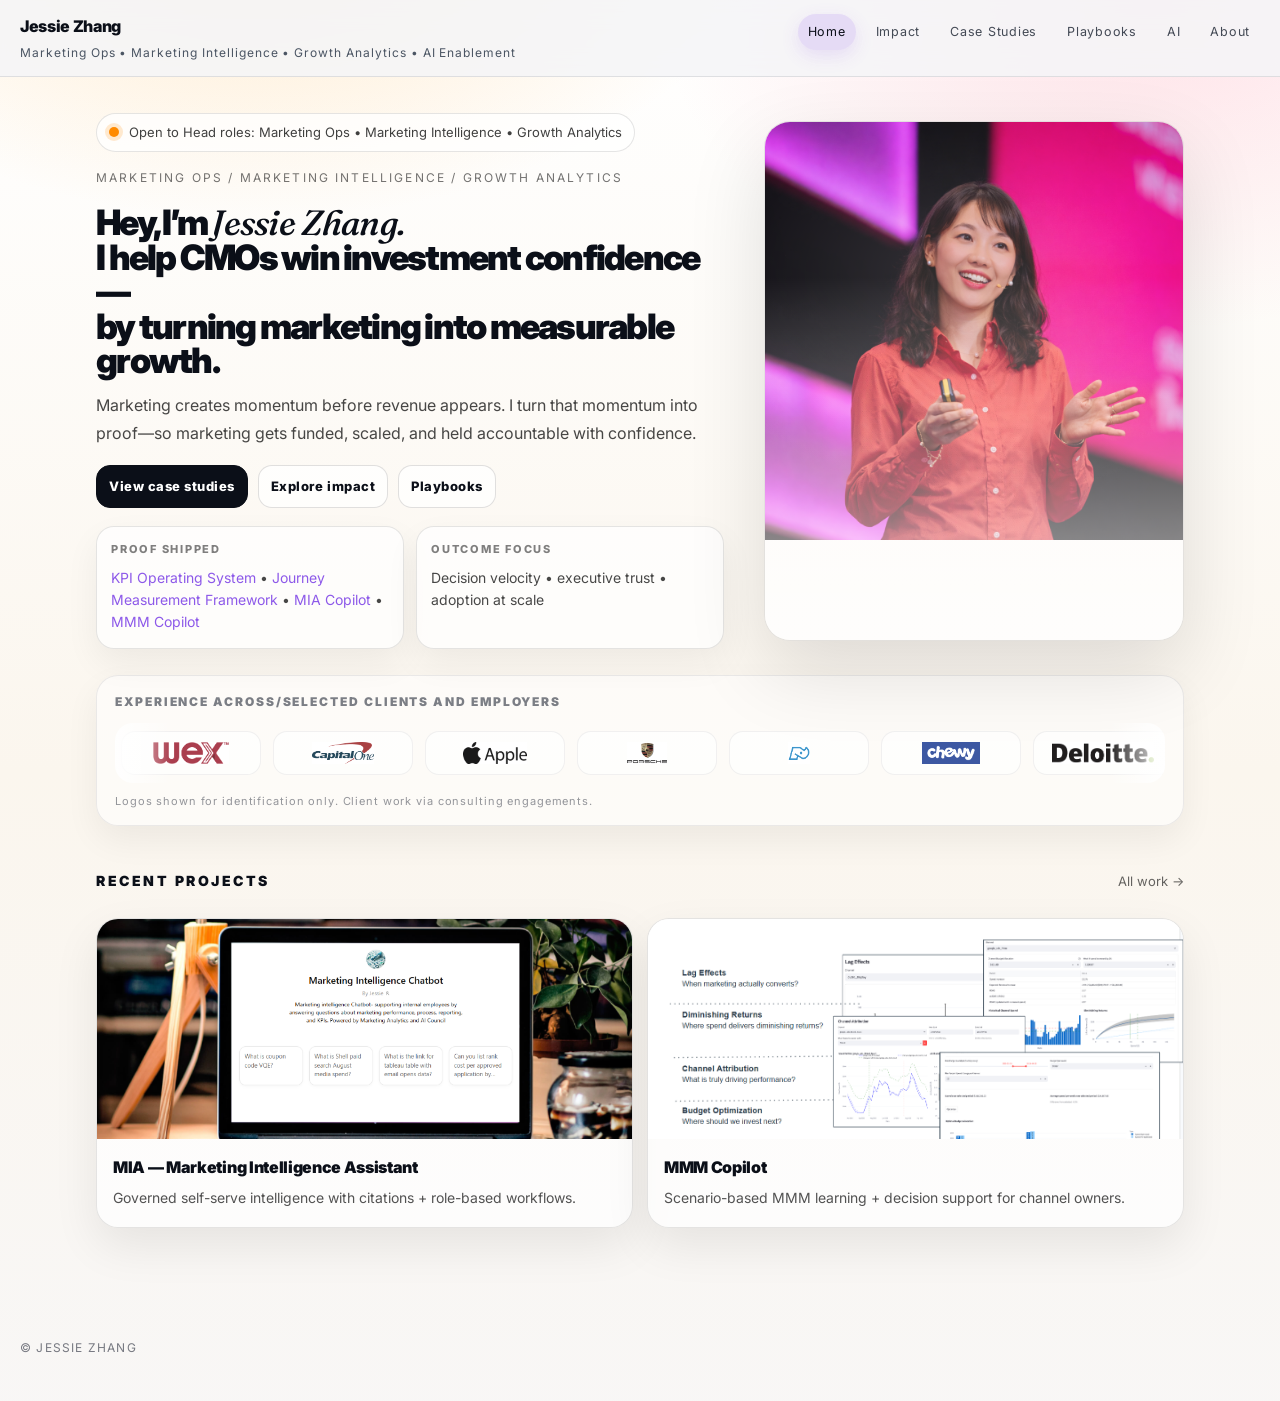
<file: index.html>
<!doctype html>
<html lang="en">
<head>
  <meta charset="utf-8" />
  <meta name="viewport" content="width=device-width, initial-scale=1" />
  <title>Jessie Zhang | Marketing Intelligence & Ops</title>
  <link rel="preconnect" href="https://fonts.googleapis.com">
<link rel="preconnect" href="https://fonts.gstatic.com" crossorigin>
<link href="https://fonts.googleapis.com/css2?family=Fraunces:opsz,wght@9..144,300..900&family=Inter:wght@300..900&display=swap" rel="stylesheet">
  <link rel="stylesheet" href="style.css" />
</head>
<body class="madison">
  <header class="topbar">
    <nav class="nav">
      <div class="brand">
        <div class="name">Jessie Zhang</div>
        <div class="tag">Marketing Ops • Marketing Intelligence • Growth Analytics • AI Enablement</div>
      </div>
      <div class="links">
        <a class="active" href="index.html">Home</a>
        <a href="impact.html">Impact</a>
        <a href="case-studies.html">Case Studies</a>
        <a href="playbooks.html">Playbooks</a>
        <a href="ai.html">AI</a>
        <a href="about.html">About</a>
      </div>
    </nav>
  </header>

  <main class="container">
    <!-- HERO -->
    <section class="hero2">
  <div class="hero2-left">
    <div class="status-pill">
      <span class="dot"></span>
      Open to Head roles: Marketing Ops • Marketing Intelligence • Growth Analytics
    </div>

    <div class="hero2-eyebrow">Marketing Ops / Marketing Intelligence / Growth Analytics</div>

    <h1 class="hero2-title">
      Hey, I’m <span class="serif">Jessie Zhang.</span><br/>
      <span class="big">I help CMOs win investment confidence—</span><br/>
      <span class="big">by turning marketing into measurable growth.</span>
    </h1>

    <p class="hero2-sub">
     Marketing creates momentum before revenue appears. I turn that momentum into proof—so marketing gets funded, scaled, and held accountable with confidence.
    </p>

    <div class="hero2-cta">
      <a class="btn primary" href="case-studies.html">View case studies</a>
      <a class="btn ghost" href="impact.html">Explore impact</a>
      <a class="btn ghost" href="playbooks.html">Playbooks</a>
    </div>

    <div class="hero2-miniGrid">
      <div class="miniCard">
        <div class="miniLabel">Proof shipped</div>
        <div class="miniValue">
          <a href="case-studies.html#kpi-os">KPI Operating System</a> •
          <a href="case-studies.html#journey">Journey Measurement Framework</a> •
          <a href="ai.html#mia">MIA Copilot</a> •
          <a href="ai.html#mmm">MMM Copilot</a>
        </div>
      </div>
      <div class="miniCard">
        <div class="miniLabel">Outcome focus</div>
        <div class="miniValue">Decision velocity • executive trust • adoption at scale</div>
      </div>
    </div>
  </div>

  <div class="hero2-right">
    <div class="portraitCard">
      <img src="assets/Jessie speaker red shirt.png" alt="Jessie Zhang speaking" />
      <div class="portraitFade"></div>
    </div>
  </div>
</section> 
   <section class="logo-strip">
  <div class="logo-strip__title">Experience across/Selected clients and employers</div>

  <div class="logo-marquee" aria-label="Selected companies and client engagements">
    <div class="logo-track">
      <!-- Set A -->
      <div class="logo-item"><img src="assets/logo/WEX.png" alt="WEX" loading="lazy"></div>
      <div class="logo-item"><img src="assets/logo/CapitalOne.png" alt="Capital One" loading="lazy"></div>
      <div class="logo-item"><img src="assets/logo/Apple.png" alt="Apple" loading="lazy"></div>
      <div class="logo-item"><img src="assets/logo/Porsche.png" alt="Porsche" loading="lazy"></div>
      <div class="logo-item"><img src="assets/logo/Niuchart.png" alt="Niuchart" loading="lazy"></div>
      <div class="logo-item"><img src="assets/logo/Chewy.png" alt="Chewy" loading="lazy"></div>
      <div class="logo-item"><img src="assets/logo/Deloitte.png" alt="Deloitte" loading="lazy"></div>
      <div class="logo-item"><img src="assets/logo/ZS.png" alt="ZS" loading="lazy"></div>
      <div class="logo-item"><img src="assets/logo/Abbott.png" alt="Abbott" loading="lazy"></div>
      <div class="logo-item"><img src="assets/logo/TPG.png" alt="TPG" loading="lazy"></div>
      <div class="logo-item"><img src="assets/logo/ThomsonReuters.png" alt="ThomsonReuters" loading="lazy"></div>

      <!-- Set B (duplicate for seamless loop) -->
      <div class="logo-item"><img src="assets/logo/WEX.png" alt="WEX" loading="lazy"></div>
      <div class="logo-item"><img src="assets/logo/CapitalOne.png" alt="Capital One" loading="lazy"></div>
      <div class="logo-item"><img src="assets/logo/Apple.png" alt="Apple" loading="lazy"></div>
      <div class="logo-item"><img src="assets/logo/Porsche.png" alt="Porsche" loading="lazy"></div>
      <div class="logo-item"><img src="assets/logo/Niuchart.png" alt="Niuchart" loading="lazy"></div>
      <div class="logo-item"><img src="assets/logo/Chewy.png" alt="Chewy" loading="lazy"></div>
      <div class="logo-item"><img src="assets/logo/Deloitte.png" alt="Deloitte" loading="lazy"></div>
      <div class="logo-item"><img src="assets/logo/ZS.png" alt="ZS" loading="lazy"></div>
      <div class="logo-item"><img src="assets/logo/Abbott.png" alt="Abbott" loading="lazy"></div>
      <div class="logo-item"><img src="assets/logo/TPG.png" alt="TPG" loading="lazy"></div>
      <div class="logo-item"><img src="assets/logo/ThomsonReuters.png" alt="ThomsonReuters" loading="lazy"></div>
    </div>
  </div>

  <div class="logo-strip__note">
    Logos shown for identification only. Client work via consulting engagements.
  </div>
</section>
 

    <!-- RECENT PROJECTS -->
    <section class="section2">
      <div class="section2-titleRow">
        <h2 class="section2-title">Recent projects</h2>
        <a class="section2-link" href="case-studies.html">All work →</a>
      </div>

      <div class="projectGrid">
        <a class="projectCard" href="ai.html#mia">
          <div class="projectThumb"><img src="assets/MIA.png" alt="MIA" /></div>
          <div class="projectMeta">
            <div class="projectName">MIA — Marketing Intelligence Assistant</div>
            <div class="projectDesc">Governed self-serve intelligence with citations + role-based workflows.</div>
          </div>
        </a>

        <a class="projectCard" href="ai.html#mmm">
          <div class="projectThumb"><img src="assets/MMM.png" alt="MMM Copilot" /></div>
          <div class="projectMeta">
            <div class="projectName">MMM Copilot</div>
            <div class="projectDesc">Scenario-based MMM learning + decision support for channel owners.</div>
          </div>
        </a>
      </div>
    </section>
  </main>

  <footer class="footer">© Jessie Zhang</footer>
</body>
</html>
</file>
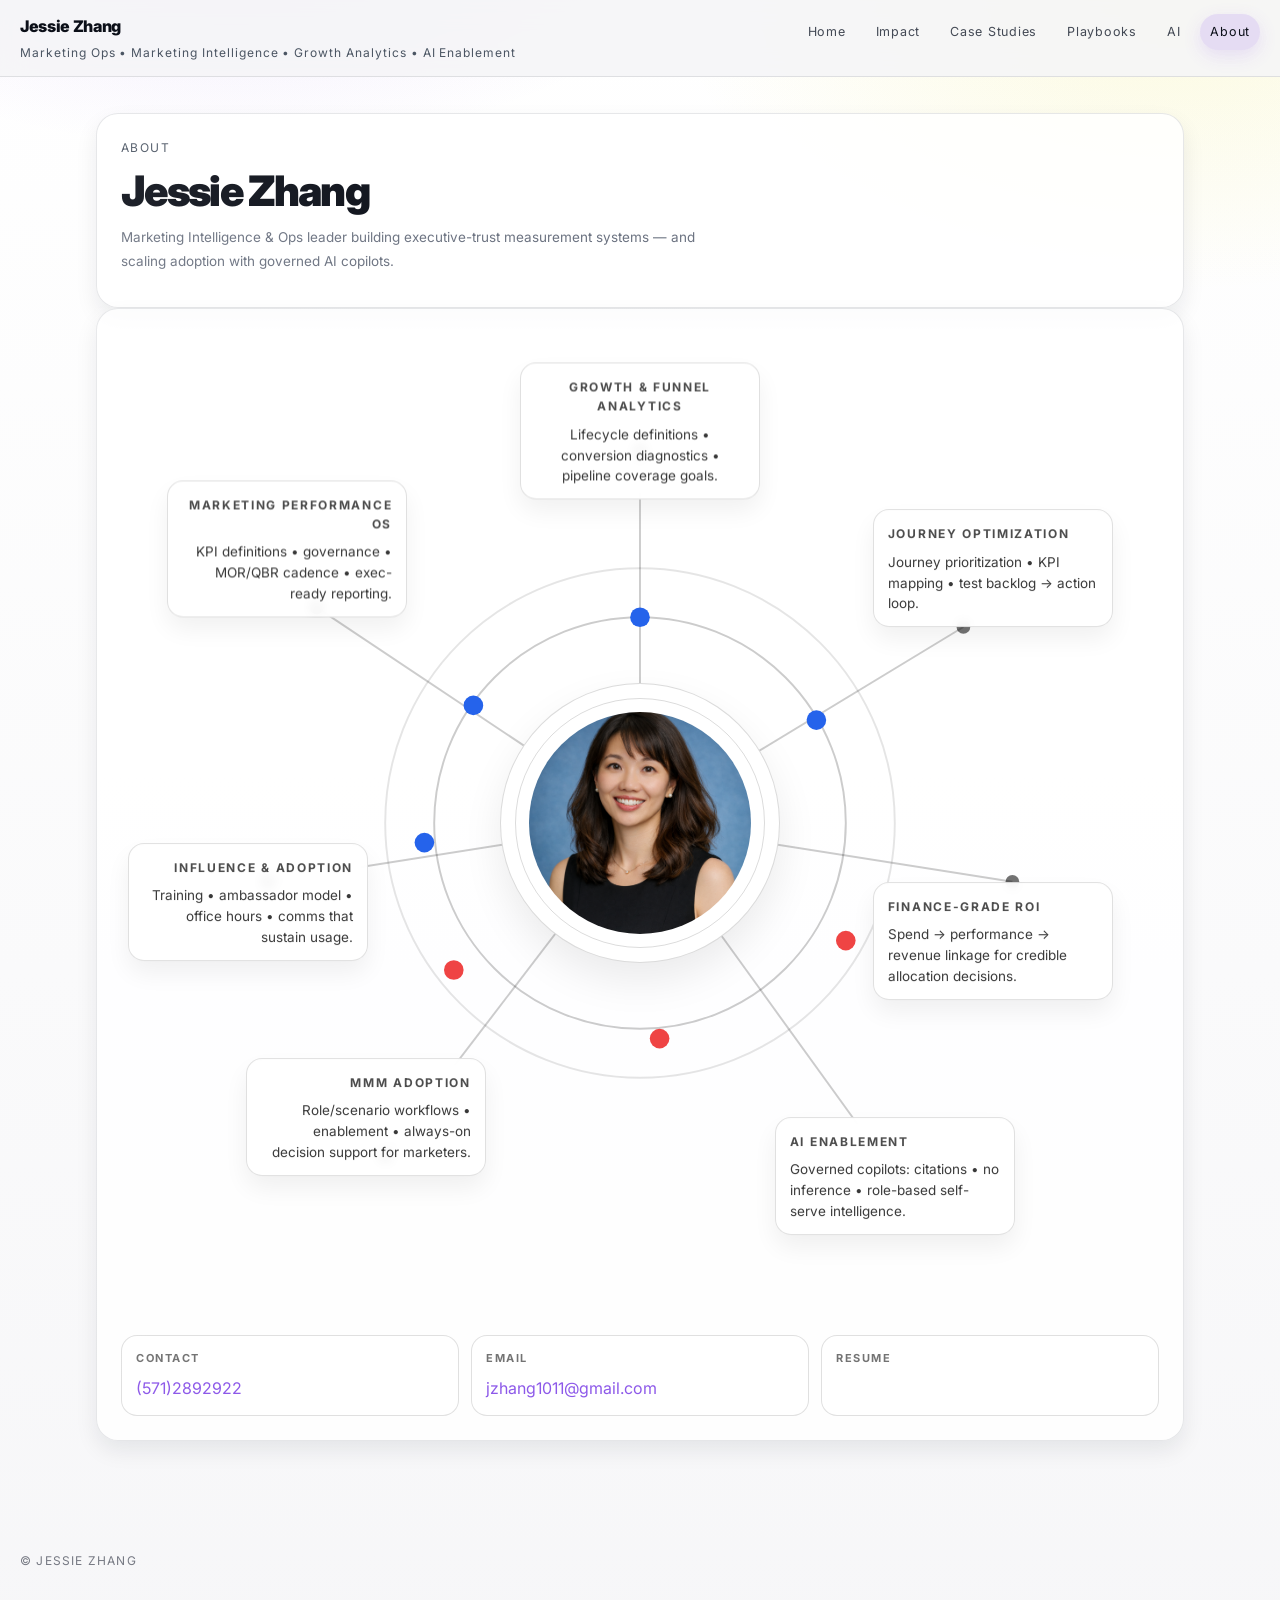
<file: about.html>
<!doctype html>
<html lang="en">
<head>
  <meta charset="utf-8" />
  <meta name="viewport" content="width=device-width, initial-scale=1" />
  <title>About | Jessie Zhang</title>
  <link rel="preconnect" href="https://fonts.googleapis.com">
<link rel="preconnect" href="https://fonts.gstatic.com" crossorigin>
<link href="https://fonts.googleapis.com/css2?family=Fraunces:opsz,wght@9..144,300..900&family=Inter:wght@300..900&display=swap" rel="stylesheet">
  <link rel="stylesheet" href="style.css" />
</head>
<body>
  <header class="topbar">
    <nav class="nav">
      <div class="brand">
        <div class="name">Jessie Zhang</div>
        <div class="tag">Marketing Ops • Marketing Intelligence • Growth Analytics • AI Enablement</div>
      </div>
      <div class="links">
        <a href="index.html">Home</a>
        <a href="impact.html">Impact</a>
        <a href="case-studies.html">Case Studies</a>
        <a href="playbooks.html">Playbooks</a>
        <a href="ai.html">AI</a>
        <a class="active" href="about.html">About</a>
      </div>
    </nav>
  </header>

  <main class="container">
    <section class="card">
      <div class="kicker">About</div>
      <h1>Jessie Zhang</h1>
      <p class="small">
        Marketing Intelligence & Ops leader building executive-trust measurement systems — and scaling adoption with governed AI copilots.
      </p>
    </section>

    <section class="radial card" ="margin-top:14px">
      <div class="radial-wrap">
        <!-- Crisp lines using SVG -->
        <svg class="radial-svg" viewBox="0 0 1000 1000" aria-hidden="true">
          <!-- rings -->
          <circle cx="500" cy="500" r="210" fill="none" stroke="rgba(0,0,0,.20)" stroke-width="2"/>
          <circle cx="500" cy="500" r="260" fill="none" stroke="rgba(0,0,0,.10)" stroke-width="2"/>

          <!-- spokes -->
          <line x1="500" y1="500" x2="170" y2="280" stroke="rgba(0,0,0,.20)" stroke-width="2"/>
          <line x1="500" y1="500" x2="500" y2="120" stroke="rgba(0,0,0,.20)" stroke-width="2"/>
          <line x1="500" y1="500" x2="830" y2="300" stroke="rgba(0,0,0,.20)" stroke-width="2"/>
          <line x1="500" y1="500" x2="880" y2="560" stroke="rgba(0,0,0,.20)" stroke-width="2"/>
          <line x1="500" y1="500" x2="760" y2="860" stroke="rgba(0,0,0,.20)" stroke-width="2"/>
          <line x1="500" y1="500" x2="240" y2="840" stroke="rgba(0,0,0,.20)" stroke-width="2"/>
          <line x1="500" y1="500" x2="120" y2="560" stroke="rgba(0,0,0,.20)" stroke-width="2"/>

          <!-- ring nodes -->
          <circle cx="330" cy="380" r="10" fill="#2563eb"/>
          <circle cx="500" cy="290" r="10" fill="#2563eb"/>
          <circle cx="680" cy="395" r="10" fill="#2563eb"/>
          <circle cx="710" cy="620" r="10" fill="#ef4444"/>
          <circle cx="520" cy="720" r="10" fill="#ef4444"/>
          <circle cx="310" cy="650" r="10" fill="#ef4444"/>
          <circle cx="280" cy="520" r="10" fill="#2563eb"/>

          <!-- end dots -->
          <circle cx="170" cy="280" r="7" fill="rgba(0,0,0,.55)"/>
          <circle cx="500" cy="120" r="7" fill="rgba(0,0,0,.55)"/>
          <circle cx="830" cy="300" r="7" fill="rgba(0,0,0,.55)"/>
          <circle cx="880" cy="560" r="7" fill="rgba(0,0,0,.55)"/>
          <circle cx="760" cy="860" r="7" fill="rgba(0,0,0,.55)"/>
          <circle cx="240" cy="840" r="7" fill="rgba(0,0,0,.55)"/>
          <circle cx="120" cy="560" r="7" fill="rgba(0,0,0,.55)"/>
        </svg>

        <!-- Center portrait -->
        <div class="radial-center">
          <div class="radial-photo">
            <div class="radial-ring"></div>
            <img src="assets/Profile half body.png" alt="Portrait" />
          </div>
        </div>

        <!-- Info blocks -->
      <div class="radial-item r1">
  <div class="radial-title">Marketing Performance OS</div>
  <div class="radial-desc">KPI definitions • governance • MOR/QBR cadence • exec-ready reporting.</div>
</div>

<div class="radial-item r2">
  <div class="radial-title">Growth & Funnel Analytics</div>
  <div class="radial-desc">Lifecycle definitions • conversion diagnostics • pipeline coverage goals.</div>
</div>

<div class="radial-item r3">
  <div class="radial-title">Journey Optimization</div>
  <div class="radial-desc">Journey prioritization • KPI mapping • test backlog → action loop.</div>
</div>

<div class="radial-item r4">
  <div class="radial-title">Finance-grade ROI</div>
  <div class="radial-desc">Spend → performance → revenue linkage for credible allocation decisions.</div>
</div>

<div class="radial-item r5">
  <div class="radial-title">AI Enablement</div>
  <div class="radial-desc">Governed copilots: citations • no inference • role-based self-serve intelligence.</div>
</div>

<div class="radial-item r6">
  <div class="radial-title">MMM Adoption</div>
  <div class="radial-desc">Role/scenario workflows • enablement • always-on decision support for marketers.</div>
</div>

<div class="radial-item r7">
  <div class="radial-title">Influence & Adoption</div>
  <div class="radial-desc">Training • ambassador model • office hours • comms that sustain usage.</div>
</div>


      </div>

      <div class="contact-strip">
        <div class="contact-card">
          <div class="contact-label">Contact</div>
          <a href="https://www.linkedin.com/" target="_blank" rel="noopener">(571)2892922</a>
        </div>
        <div class="contact-card">
          <div class="contact-label">Email</div>
          <a href="mailto:jzhang1011@gmail.com">jzhang1011@gmail.com</a>
        </div>
        <div class="contact-card">
          <div class="contact-label">Resume</div>
          <a href="assets/resume.pdf" target="_blank" rel="noopener"></a>
        </div>
      </div>
    </section>
  </main>

  <footer class="footer">© Jessie Zhang</footer>
</body>
</html>
</file>
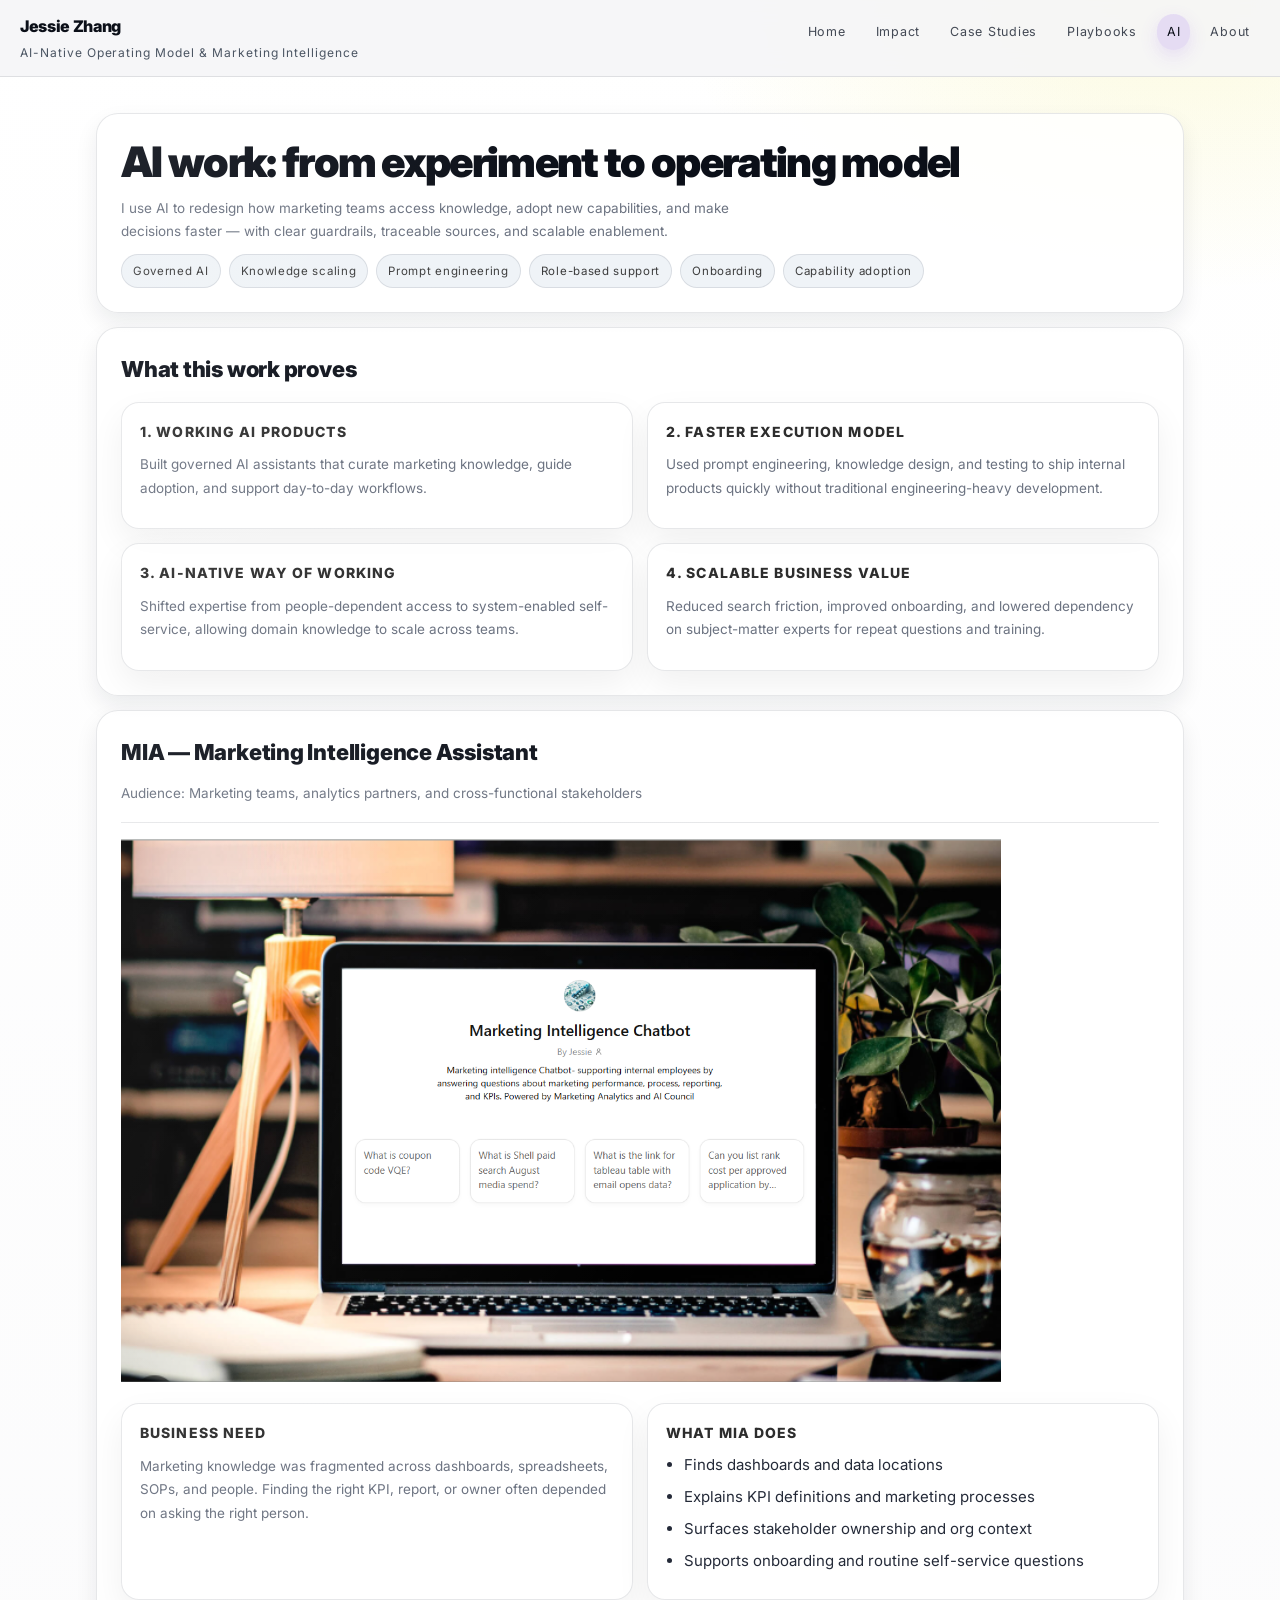
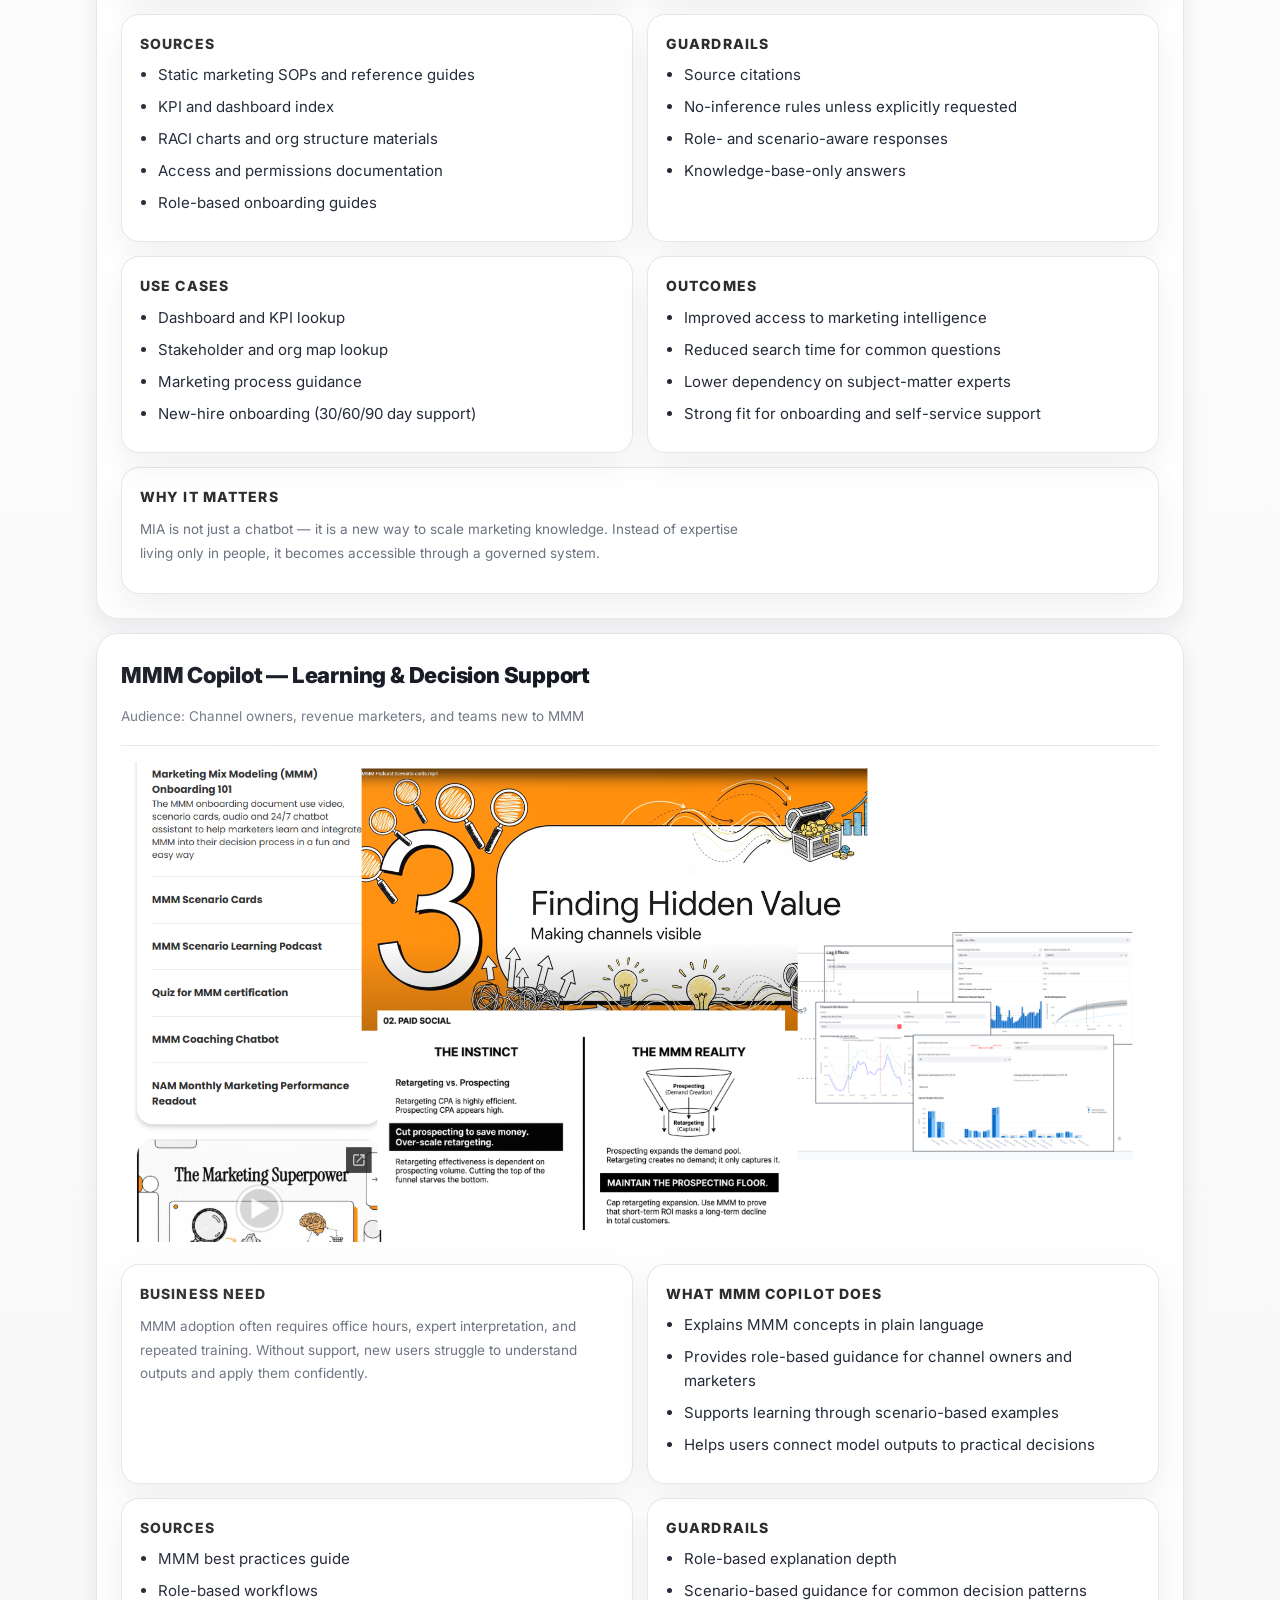
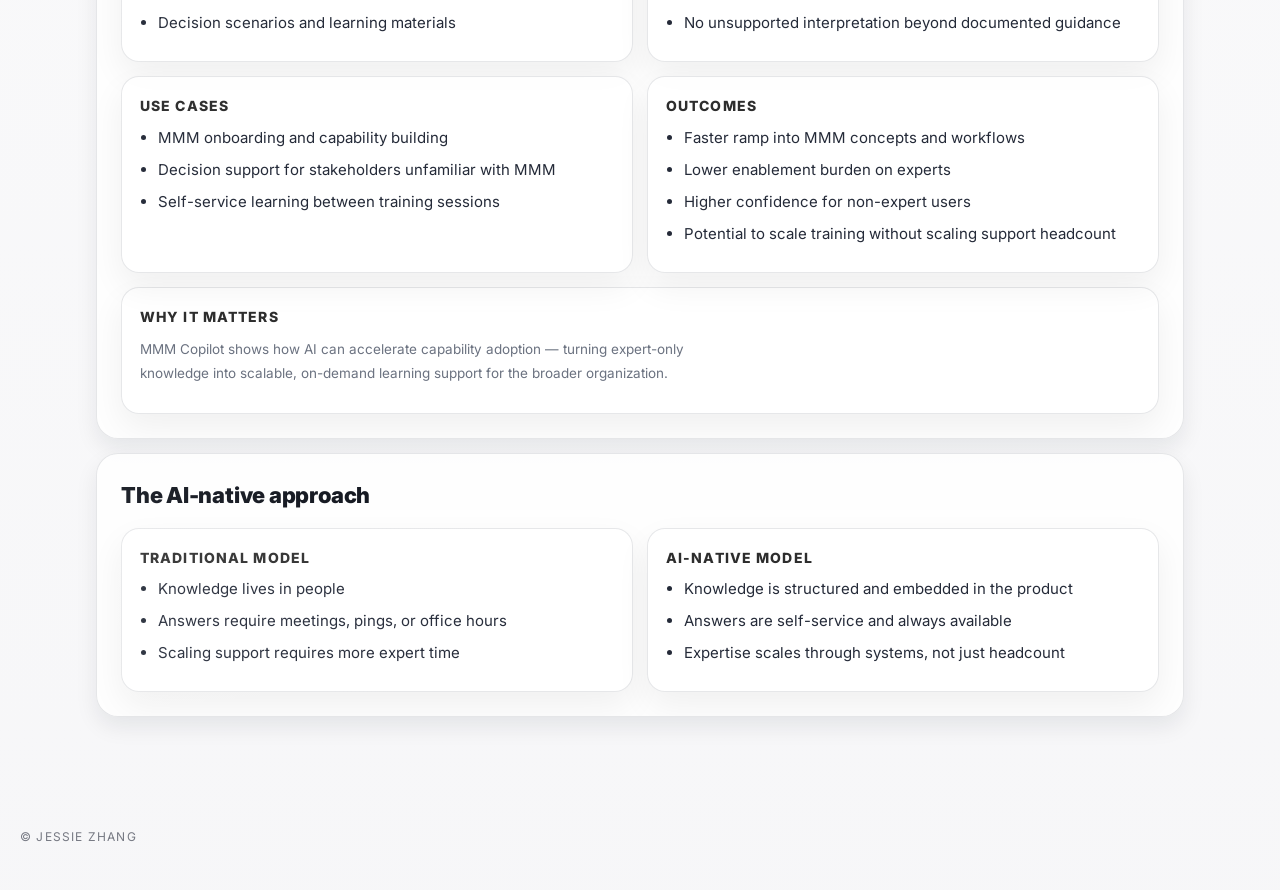
<file: ai.html>
<!doctype html>
<html lang="en">
<head>
  <meta charset="utf-8" />
  <meta name="viewport" content="width=device-width, initial-scale=1" />
  <title>AI | Jessie Zhang</title>

  <link rel="preconnect" href="https://fonts.googleapis.com">
  <link rel="preconnect" href="https://fonts.gstatic.com" crossorigin>
  <link href="https://fonts.googleapis.com/css2?family=Fraunces:opsz,wght@9..144,300..900&family=Inter:wght@300..900&display=swap" rel="stylesheet">

  <link rel="stylesheet" href="style.css" />
</head>

<body>
  <header class="topbar">
    <nav class="nav">
      <div class="brand">
        <div class="name">Jessie Zhang</div>
        <div class="tag">AI-Native Operating Model & Marketing Intelligence</div>
      </div>
      <div class="links">
        <a href="index.html">Home</a>
        <a href="impact.html">Impact</a>
        <a href="case-studies.html">Case Studies</a>
        <a href="playbooks.html">Playbooks</a>
        <a class="active" href="ai.html">AI</a>
        <a href="about.html">About</a>
      </div>
    </nav>
  </header>

  <main class="container">

    <!-- HERO -->
    <section class="card">
      <h1 style="margin-top:0">AI work: from experiment to operating model</h1>
      <p class="small">
        I use AI to redesign how marketing teams access knowledge, adopt new capabilities,
        and make decisions faster — with clear guardrails, traceable sources, and scalable enablement.
      </p>

      <div class="badges">
        <span class="chip static">Governed AI</span>
        <span class="chip static">Knowledge scaling</span>
        <span class="chip static">Prompt engineering</span>
        <span class="chip static">Role-based support</span>
        <span class="chip static">Onboarding</span>
        <span class="chip static">Capability adoption</span>
      </div>
    </section>

    <!-- EXECUTIVE SUMMARY -->
    <section class="card" style="margin-top:14px">
      <h2>What this work proves</h2>
      <div class="two-col">
        <div class="two-col__card">
          <h3>1. Working AI products</h3>
          <p class="small">
            Built governed AI assistants that curate marketing knowledge, guide adoption,
            and support day-to-day workflows.
          </p>
        </div>

        <div class="two-col__card">
          <h3>2. Faster execution model</h3>
          <p class="small">
            Used prompt engineering, knowledge design, and testing to ship internal products
            quickly without traditional engineering-heavy development.
          </p>
        </div>
      </div>

      <div class="two-col" style="margin-top:14px">
        <div class="two-col__card">
          <h3>3. AI-native way of working</h3>
          <p class="small">
            Shifted expertise from people-dependent access to system-enabled self-service,
            allowing domain knowledge to scale across teams.
          </p>
        </div>

        <div class="two-col__card">
          <h3>4. Scalable business value</h3>
          <p class="small">
            Reduced search friction, improved onboarding, and lowered dependency on subject-matter experts
            for repeat questions and training.
          </p>
        </div>
      </div>
    </section>

    <!-- MIA -->
    <section id="mia" class="card" style="margin-top:14px">
      <h2>MIA — Marketing Intelligence Assistant</h2>
      <p class="small">Audience: Marketing teams, analytics partners, and cross-functional stakeholders</p>
      <hr/>

      <a class="shotCard shotCard--mia" href="assets/MIA.png" target="_blank" rel="noopener">
        <img src="assets/MIA.png" alt="MIA screenshot" loading="lazy">
      </a>

      <div class="two-col" style="margin-top:14px">
        <div class="two-col__card">
          <h3>BUSINESS NEED</h3>
          <p class="small">
            Marketing knowledge was fragmented across dashboards, spreadsheets, SOPs, and people.
            Finding the right KPI, report, or owner often depended on asking the right person.
          </p>
        </div>

        <div class="two-col__card">
          <h3>WHAT MIA DOES</h3>
          <ul class="list">
            <li>Finds dashboards and data locations</li>
            <li>Explains KPI definitions and marketing processes</li>
            <li>Surfaces stakeholder ownership and org context</li>
            <li>Supports onboarding and routine self-service questions</li>
          </ul>
        </div>
      </div>

      <div class="two-col" style="margin-top:14px">
        <div class="two-col__card">
          <h3>SOURCES</h3>
          <ul class="list">
            <li>Static marketing SOPs and reference guides</li>
            <li>KPI and dashboard index</li>
            <li>RACI charts and org structure materials</li>
            <li>Access and permissions documentation</li>
            <li>Role-based onboarding guides</li>
          </ul>
        </div>

        <div class="two-col__card">
          <h3>GUARDRAILS</h3>
          <ul class="list">
            <li>Source citations</li>
            <li>No-inference rules unless explicitly requested</li>
            <li>Role- and scenario-aware responses</li>
            <li>Knowledge-base-only answers</li>
          </ul>
        </div>
      </div>

      <div class="two-col" style="margin-top:14px">
        <div class="two-col__card">
          <h3>USE CASES</h3>
          <ul class="list">
            <li>Dashboard and KPI lookup</li>
            <li>Stakeholder and org map lookup</li>
            <li>Marketing process guidance</li>
            <li>New-hire onboarding (30/60/90 day support)</li>
          </ul>
        </div>

        <div class="two-col__card">
          <h3>OUTCOMES</h3>
          <ul class="list">
            <li>Improved access to marketing intelligence</li>
            <li>Reduced search time for common questions</li>
            <li>Lower dependency on subject-matter experts</li>
            <li>Strong fit for onboarding and self-service support</li>
          </ul>
        </div>
      </div>

      <div class="two-col__card" style="margin-top:14px">
        <h3>WHY IT MATTERS</h3>
        <p class="small">
          MIA is not just a chatbot — it is a new way to scale marketing knowledge.
          Instead of expertise living only in people, it becomes accessible through a governed system.
        </p>
      </div>
    </section>

    <!-- MMM -->
    <section id="mmm" class="card" style="margin-top:14px">
      <h2>MMM Copilot — Learning & Decision Support</h2>
      <p class="small">Audience: Channel owners, revenue marketers, and teams new to MMM</p>
      <hr/>

      <a class="shotCard shotCard--mmm" href="assets/MMM copilot.png" target="_blank" rel="noopener">
        <img src="assets/MMM copilot.png" alt="MMM Copilot screenshot" loading="lazy">
      </a>

      <div class="two-col" style="margin-top:14px">
        <div class="two-col__card">
          <h3>BUSINESS NEED</h3>
          <p class="small">
            MMM adoption often requires office hours, expert interpretation, and repeated training.
            Without support, new users struggle to understand outputs and apply them confidently.
          </p>
        </div>

        <div class="two-col__card">
          <h3>WHAT MMM COPILOT DOES</h3>
          <ul class="list">
            <li>Explains MMM concepts in plain language</li>
            <li>Provides role-based guidance for channel owners and marketers</li>
            <li>Supports learning through scenario-based examples</li>
            <li>Helps users connect model outputs to practical decisions</li>
          </ul>
        </div>
      </div>

      <div class="two-col" style="margin-top:14px">
        <div class="two-col__card">
          <h3>SOURCES</h3>
          <ul class="list">
            <li>MMM best practices guide</li>
            <li>Role-based workflows</li>
            <li>Decision scenarios and learning materials</li>
          </ul>
        </div>

        <div class="two-col__card">
          <h3>GUARDRAILS</h3>
          <ul class="list">
            <li>Role-based explanation depth</li>
            <li>Scenario-based guidance for common decision patterns</li>
            <li>No unsupported interpretation beyond documented guidance</li>
          </ul>
        </div>
      </div>

      <div class="two-col" style="margin-top:14px">
        <div class="two-col__card">
          <h3>USE CASES</h3>
          <ul class="list">
            <li>MMM onboarding and capability building</li>
            <li>Decision support for stakeholders unfamiliar with MMM</li>
            <li>Self-service learning between training sessions</li>
          </ul>
        </div>

        <div class="two-col__card">
          <h3>OUTCOMES</h3>
          <ul class="list">
            <li>Faster ramp into MMM concepts and workflows</li>
            <li>Lower enablement burden on experts</li>
            <li>Higher confidence for non-expert users</li>
            <li>Potential to scale training without scaling support headcount</li>
          </ul>
        </div>
      </div>

      <div class="two-col__card" style="margin-top:14px">
        <h3>WHY IT MATTERS</h3>
        <p class="small">
          MMM Copilot shows how AI can accelerate capability adoption — turning expert-only knowledge
          into scalable, on-demand learning support for the broader organization.
        </p>
      </div>
    </section>

    <!-- AI NATIVE APPROACH -->
    <section class="card" style="margin-top:14px">
      <h2>The AI-native approach</h2>
      <div class="two-col">
        <div class="two-col__card">
          <h3>Traditional model</h3>
          <ul class="list">
            <li>Knowledge lives in people</li>
            <li>Answers require meetings, pings, or office hours</li>
            <li>Scaling support requires more expert time</li>
          </ul>
        </div>

        <div class="two-col__card">
          <h3>AI-native model</h3>
          <ul class="list">
            <li>Knowledge is structured and embedded in the product</li>
            <li>Answers are self-service and always available</li>
            <li>Expertise scales through systems, not just headcount</li>
          </ul>
        </div>
      </div>
    </section>

  </main>

  <footer class="footer">© Jessie Zhang</footer>
</body>
</html>
</file>
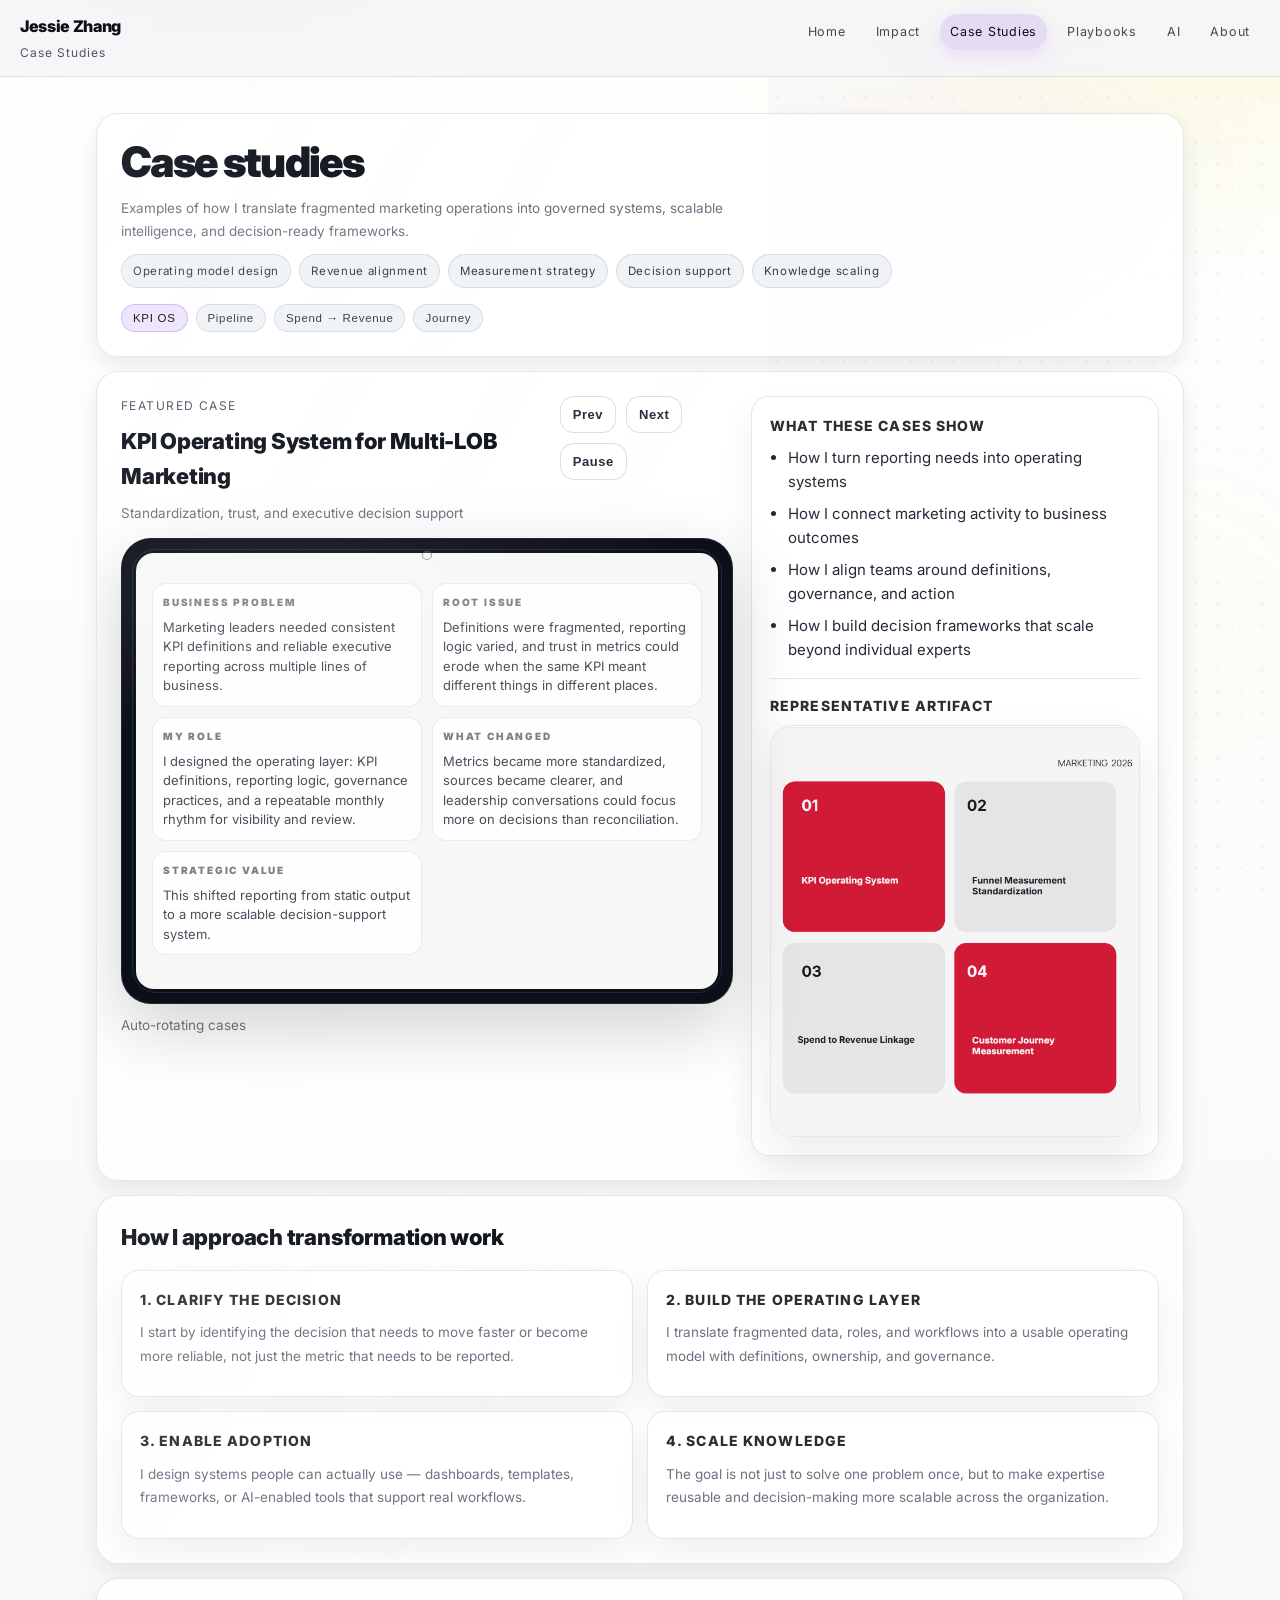
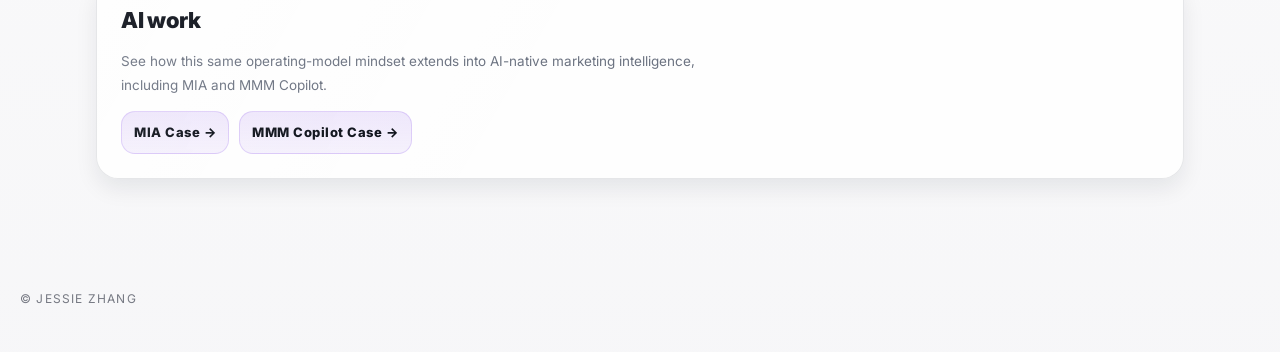
<file: case-studies.html>
<!doctype html>
<html lang="en">
<head>
  <meta charset="utf-8" />
  <meta name="viewport" content="width=device-width, initial-scale=1" />
  <title>Case Studies | Jessie Zhang</title>

  <link rel="preconnect" href="https://fonts.googleapis.com">
  <link rel="preconnect" href="https://fonts.gstatic.com" crossorigin>
  <link href="https://fonts.googleapis.com/css2?family=Fraunces:opsz,wght@9..144,300..900&family=Inter:wght@300..900&display=swap" rel="stylesheet">

  <link rel="stylesheet" href="style.css" />
</head>

<body class="case">
  <header class="topbar">
    <nav class="nav">
      <div class="brand">
        <div class="name">Jessie Zhang</div>
        <div class="tag">Case Studies</div>
      </div>
      <div class="links">
        <a href="index.html">Home</a>
        <a href="impact.html">Impact</a>
        <a class="active" href="case-studies.html">Case Studies</a>
        <a href="playbooks.html">Playbooks</a>
        <a href="ai.html">AI</a>
        <a href="about.html">About</a>
      </div>
    </nav>
  </header>

  <main class="container">

    <!-- HERO -->
    <section class="card">
      <h1 style="margin-top:0">Case studies</h1>
      <p class="small">
        Examples of how I translate fragmented marketing operations into governed systems,
        scalable intelligence, and decision-ready frameworks.
      </p>

      <div class="badges">
        <span class="chip static">Operating model design</span>
        <span class="chip static">Revenue alignment</span>
        <span class="chip static">Measurement strategy</span>
        <span class="chip static">Decision support</span>
        <span class="chip static">Knowledge scaling</span>
      </div>

      <div class="caseTabs" id="caseTabs" aria-label="Case selector" style="margin-top:16px">
        <button class="chip" type="button" aria-pressed="true" data-case="kpi">KPI OS</button>
        <button class="chip" type="button" aria-pressed="false" data-case="pipeline">Pipeline</button>
        <button class="chip" type="button" aria-pressed="false" data-case="spend">Spend → Revenue</button>
        <button class="chip" type="button" aria-pressed="false" data-case="journey">Journey</button>
      </div>
    </section>

    <!-- VIEWER -->
    <section class="card" style="margin-top:14px">
      <div class="caseViewerGrid">

        <!-- LEFT -->
        <div class="caseLeft">
          <div class="caseLeftHead">
            <div>
              <div class="kicker">Featured case</div>
              <h2 id="caseTitle" style="margin:8px 0 0">—</h2>
              <p class="small" id="caseAngle" style="margin:8px 0 0">—</p>
            </div>

            <div class="impact-rotator__btns">
              <button class="btn secondary" id="casePrev" type="button">Prev</button>
              <button class="btn secondary" id="caseNext" type="button">Next</button>
              <button class="btn secondary" id="casePause" type="button">Pause</button>
            </div>
          </div>

          <div class="ipad-vert" aria-label="Case summary in iPad frame">
            <div class="ipad-vert__bezel">
              <div class="ipad-vert__screen">
                <div class="caseScreen" id="caseScreen"></div>
              </div>
            </div>
            <div class="ipad-vert__camera"></div>
          </div>

          <p class="small" id="caseCycleStatus" style="margin:10px 0 0">Auto-rotating cases</p>
        </div>

        <!-- RIGHT -->
        <div class="caseRight">
          <div class="two-col__card" style="height:100%">
            <h3 style="margin-top:0">What these cases show</h3>
            <ul class="list">
              <li>How I turn reporting needs into operating systems</li>
              <li>How I connect marketing activity to business outcomes</li>
              <li>How I align teams around definitions, governance, and action</li>
              <li>How I build decision frameworks that scale beyond individual experts</li>
            </ul>

            <hr style="margin:16px 0">

            <h3>Representative artifact</h3>
            <a class="dashShot" href="assets/Dashboard.png" target="_blank" rel="noopener">
              <img src="assets/Dashboard.png" alt="Dashboard example" loading="lazy">
            </a>
          </div>
        </div>
      </div>
    </section>

    <!-- STRATEGIC THEMES -->
    <section class="card" style="margin-top:14px">
      <h2>How I approach transformation work</h2>
      <div class="two-col">
        <div class="two-col__card">
          <h3>1. Clarify the decision</h3>
          <p class="small">
            I start by identifying the decision that needs to move faster or become more reliable,
            not just the metric that needs to be reported.
          </p>
        </div>

        <div class="two-col__card">
          <h3>2. Build the operating layer</h3>
          <p class="small">
            I translate fragmented data, roles, and workflows into a usable operating model
            with definitions, ownership, and governance.
          </p>
        </div>
      </div>

      <div class="two-col" style="margin-top:14px">
        <div class="two-col__card">
          <h3>3. Enable adoption</h3>
          <p class="small">
            I design systems people can actually use — dashboards, templates, frameworks,
            or AI-enabled tools that support real workflows.
          </p>
        </div>

        <div class="two-col__card">
          <h3>4. Scale knowledge</h3>
          <p class="small">
            The goal is not just to solve one problem once, but to make expertise reusable
            and decision-making more scalable across the organization.
          </p>
        </div>
      </div>
    </section>

    <!-- AI CTA -->
    <section class="card" style="margin-top:14px">
      <h2>AI work</h2>
      <p class="small">
        See how this same operating-model mindset extends into AI-native marketing intelligence,
        including MIA and MMM Copilot.
      </p>
      <div class="btnrow">
        <a class="btn" href="ai.html#mia">MIA Case →</a>
        <a class="btn" href="ai.html#mmm">MMM Copilot Case →</a>
      </div>
    </section>

    <script>
      (function(){
        const CASES = {
          kpi: {
            title: "KPI Operating System for Multi-LOB Marketing",
            angle: "Standardization, trust, and executive decision support",
            blocks: [
              { k:"Business problem", t:"Marketing leaders needed consistent KPI definitions and reliable executive reporting across multiple lines of business." },
              { k:"Root issue", t:"Definitions were fragmented, reporting logic varied, and trust in metrics could erode when the same KPI meant different things in different places." },
              { k:"My role", t:"I designed the operating layer: KPI definitions, reporting logic, governance practices, and a repeatable monthly rhythm for visibility and review." },
              { k:"What changed", t:"Metrics became more standardized, sources became clearer, and leadership conversations could focus more on decisions than reconciliation." },
              { k:"Strategic value", t:"This shifted reporting from static output to a more scalable decision-support system." }
            ]
          },

          pipeline: {
            title: "Pipeline & Funnel Measurement Standardization",
            angle: "Shared lifecycle logic to align marketing and sales performance",
            blocks: [
              { k:"Business problem", t:"Marketing and Sales needed a common view of funnel progression and pipeline contribution to support planning and accountability." },
              { k:"Root issue", t:"Lifecycle stages and conversion logic were not consistently defined, making it harder to compare performance or set expectations." },
              { k:"My role", t:"I created the structure for shared funnel visibility by clarifying definitions, standardizing views, and aligning reporting to the decisions leaders needed to make." },
              { k:"What changed", t:"The organization gained a cleaner way to discuss conversion, coverage, and marketing contribution with less ambiguity." },
              { k:"Strategic value", t:"This improved the quality of growth discussions by creating one operating language for funnel performance." }
            ]
          },

          spend: {
            title: "Spend-to-Revenue Linkage",
            angle: "Finance-grade visibility into marketing investment and outcomes",
            blocks: [
              { k:"Business problem", t:"Leaders needed a more credible way to connect marketing spend with business outcomes and support budget allocation decisions." },
              { k:"Root issue", t:"Expense, performance, and revenue lived across different systems, making reconciliation slow and ROI conversations difficult to trust." },
              { k:"My role", t:"I worked through the mapping logic and reporting structure required to connect spend with performance in a more audit-friendly, decision-ready way." },
              { k:"What changed", t:"Marketing investment discussions became more grounded in consistent views instead of one-off reconciliations." },
              { k:"Strategic value", t:"This moved the organization closer to finance-grade marketing measurement and more disciplined allocation decisions." }
            ]
          },

          journey: {
            title: "Customer Journey Measurement Framework",
            angle: "Prioritization and optimization through journey-based thinking",
            blocks: [
              { k:"Business problem", t:"The organization needed a more structured way to decide which journeys mattered most and how to measure them consistently." },
              { k:"Root issue", t:"Journey measurement was fragmented across teams, with unclear KPI ownership and inconsistent instrumentation." },
              { k:"My role", t:"I built the measurement framework: journey stages, KPI mapping, prioritization logic, and the structure for an optimization loop." },
              { k:"What changed", t:"Teams could better focus on high-leverage journeys and move more quickly from insight to action." },
              { k:"Strategic value", t:"This helped turn journey work from fragmented activity into a more coherent growth framework." }
            ]
          }
        };

        const CASE_KEYS = ["kpi", "pipeline", "spend", "journey"];

        const caseTitle = document.getElementById("caseTitle");
        const caseAngle = document.getElementById("caseAngle");
        const caseScreen = document.getElementById("caseScreen");
        const tabs = Array.from(document.querySelectorAll("#caseTabs button[data-case]"));

        const prevBtn = document.getElementById("casePrev");
        const nextBtn = document.getElementById("caseNext");
        const pauseBtn = document.getElementById("casePause");
        const cycleStatus = document.getElementById("caseCycleStatus");

        let active = "kpi";
        let paused = false;
        let timer = null;

        const CASE_MS = 12000;

        function render(){
          const c = CASES[active];
          caseTitle.textContent = c.title;
          caseAngle.textContent = c.angle;

          caseScreen.innerHTML = `
            <div class="caseGrid">
              ${c.blocks.map(b => `
                <div class="caseBlock">
                  <div class="caseBlock__kicker">${b.k}</div>
                  <div class="caseBlock__text">${b.t}</div>
                </div>
              `).join("")}
            </div>
          `;

          caseScreen.classList.remove("csFadeIn");
          void caseScreen.offsetWidth;
          caseScreen.classList.add("csFadeIn");

          tabs.forEach(b => b.setAttribute("aria-pressed", (b.dataset.case === active).toString()));
          cycleStatus.textContent = paused ? "Auto-rotate paused" : "Auto-rotating cases";
        }

        function nextCase(){
          const i = CASE_KEYS.indexOf(active);
          active = CASE_KEYS[(i + 1) % CASE_KEYS.length];
          render();
        }

        function prevCase(){
          const i = CASE_KEYS.indexOf(active);
          active = CASE_KEYS[(i - 1 + CASE_KEYS.length) % CASE_KEYS.length];
          render();
        }

        function start(){
          stop();
          timer = setInterval(() => { if (!paused) nextCase(); }, CASE_MS);
        }

        function stop(){
          if (timer) clearInterval(timer);
          timer = null;
        }

        nextBtn.addEventListener("click", () => {
          paused = true;
          pauseBtn.textContent = "Resume";
          nextCase();
        });

        prevBtn.addEventListener("click", () => {
          paused = true;
          pauseBtn.textContent = "Resume";
          prevCase();
        });

        pauseBtn.addEventListener("click", () => {
          paused = !paused;
          pauseBtn.textContent = paused ? "Resume" : "Pause";
          render();
        });

        tabs.forEach(btn => {
          btn.addEventListener("click", () => {
            active = btn.dataset.case;
            paused = true;
            pauseBtn.textContent = "Resume";
            render();
          });
        });

        caseScreen.addEventListener("mouseenter", () => {
          paused = true;
          pauseBtn.textContent = "Resume";
          render();
        });

        render();
        start();
      })();
    </script>

  </main>

  <footer class="footer">© Jessie Zhang</footer>
</body>
</html>
</file>
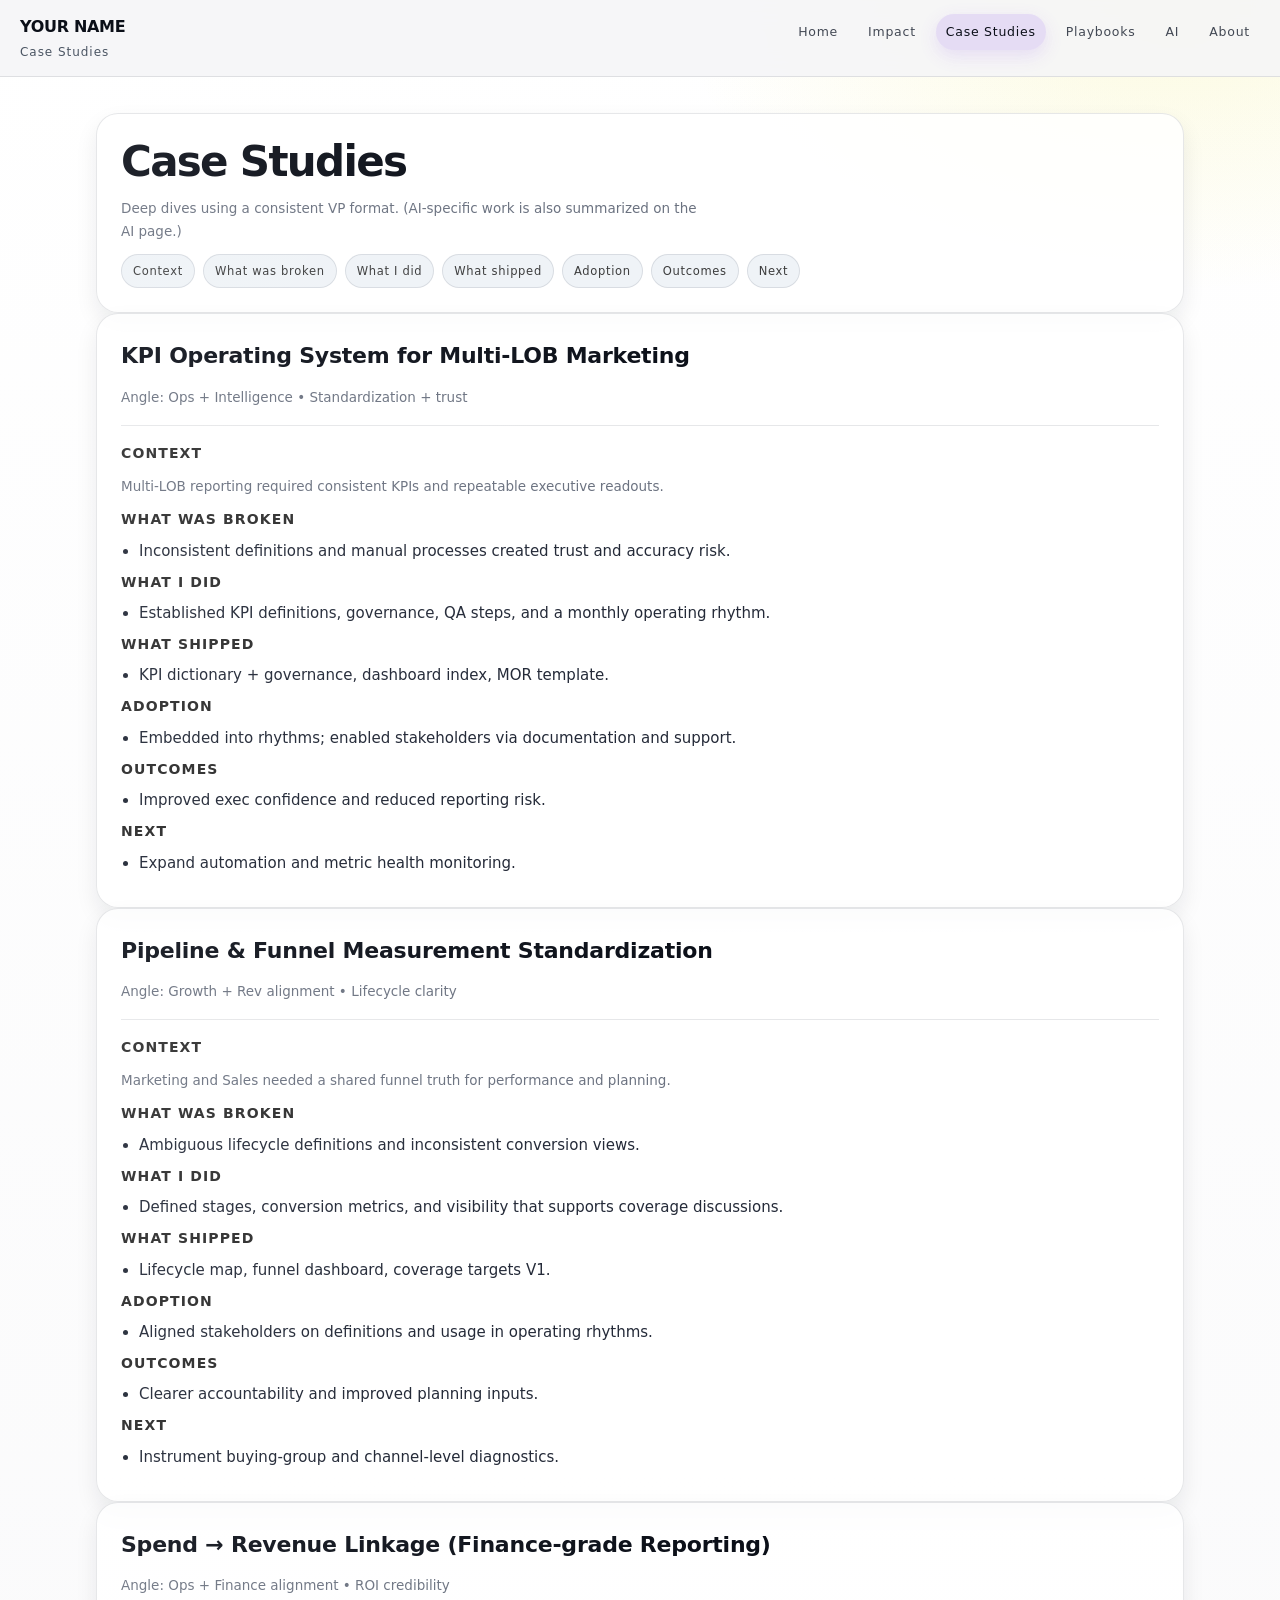
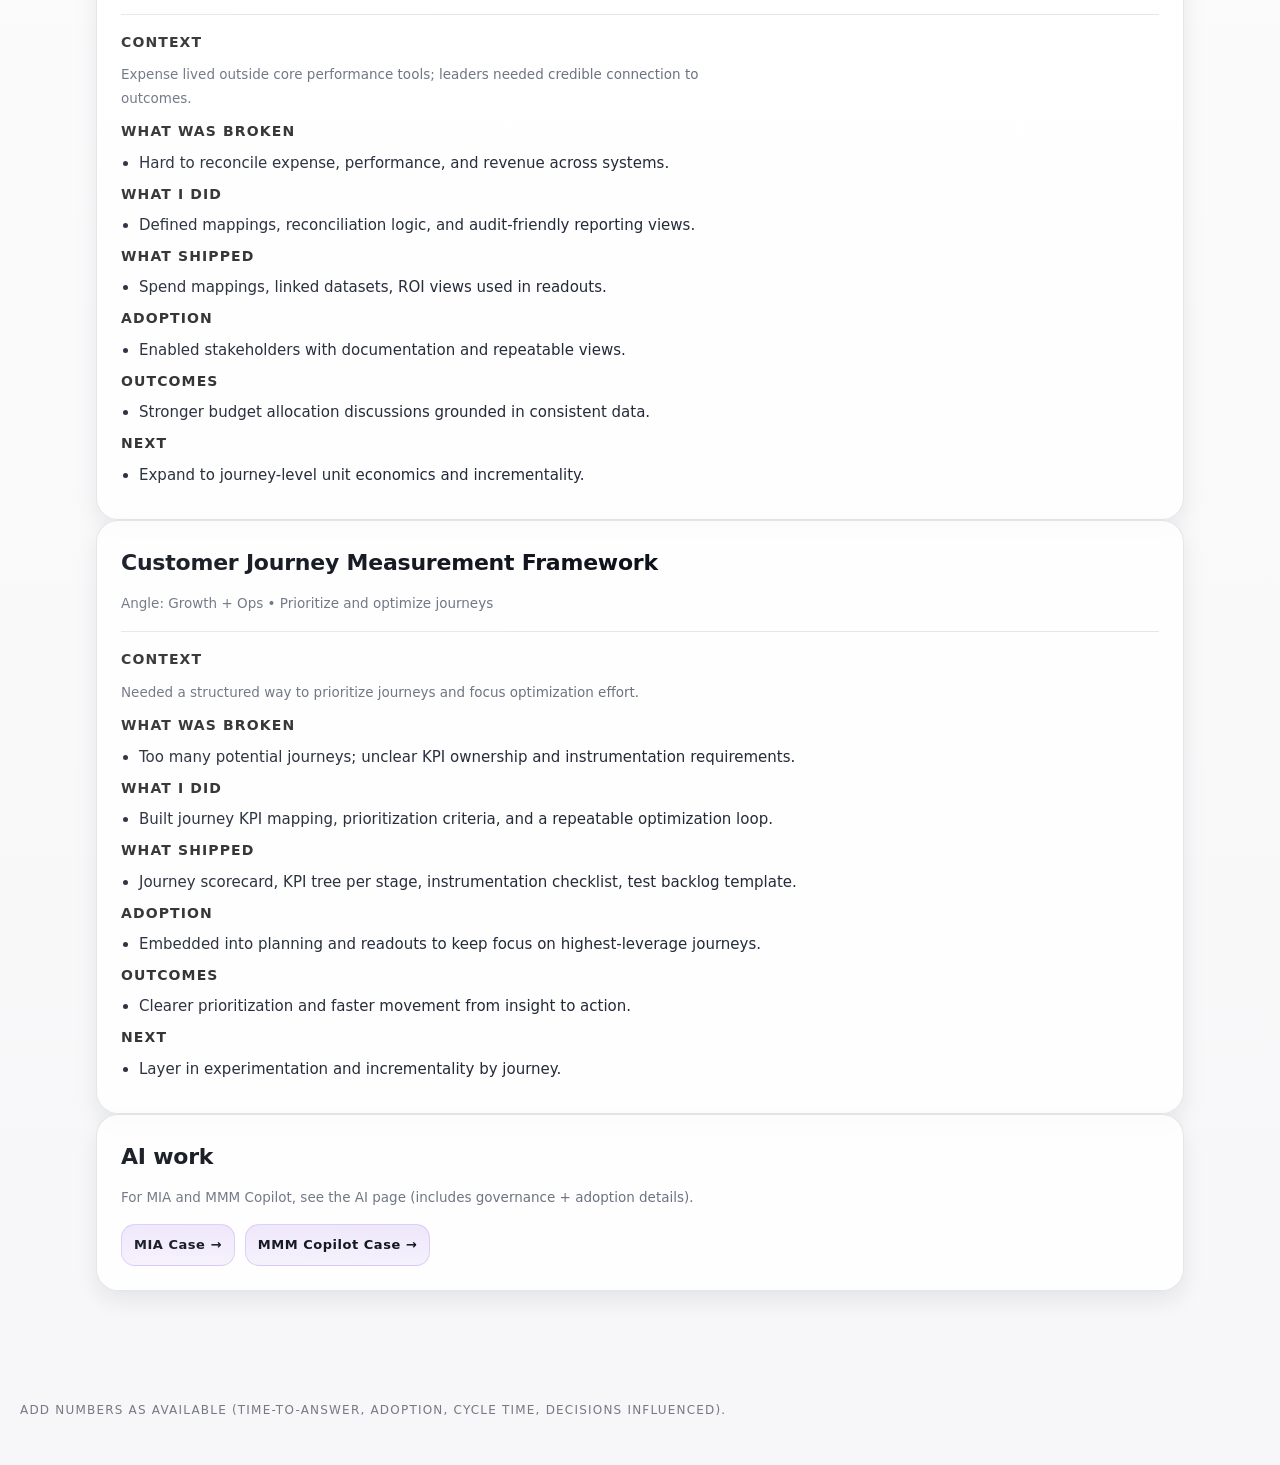
<file: case-study.html>
<!doctype html>
<html lang="en">
<head>
  <meta charset="utf-8" />
  <meta name="viewport" content="width=device-width, initial-scale=1" />
  <title>Case Studies | Portfolio</title>
  <link rel="stylesheet" href="style.css" />
</head>
<body>
  <header class="topbar">
    <nav class="nav">
      <div class="brand">
        <div class="name">YOUR NAME</div>
        <div class="tag">Case Studies</div>
      </div>
      <div class="links">
        <a href="index.html">Home</a>
        <a href="impact.html">Impact</a>
        <a class="active" href="case-studies.html">Case Studies</a>
        <a href="playbooks.html">Playbooks</a>
        <a href="ai.html">AI</a>
        <a href="about.html">About</a>
      </div>
    </nav>
  </header>

  <main class="container">
    <section class="card">
      <h1 style="margin-top:0">Case Studies</h1>
      <p class="small">Deep dives using a consistent VP format. (AI-specific work is also summarized on the AI page.)</p>
      <div class="badges">
        <span class="chip static">Context</span>
        <span class="chip static">What was broken</span>
        <span class="chip static">What I did</span>
        <span class="chip static">What shipped</span>
        <span class="chip static">Adoption</span>
        <span class="chip static">Outcomes</span>
        <span class="chip static">Next</span>
      </div>
    </section>

    <section id="kpi-os" class="card">
      <h2>KPI Operating System for Multi-LOB Marketing</h2>
      <p class="small">Angle: Ops + Intelligence • Standardization + trust</p>
      <hr/>
      <h3>Context</h3>
      <p class="small">Multi-LOB reporting required consistent KPIs and repeatable executive readouts.</p>
      <h3>What was broken</h3>
      <ul class="list"><li>Inconsistent definitions and manual processes created trust and accuracy risk.</li></ul>
      <h3>What I did</h3>
      <ul class="list"><li>Established KPI definitions, governance, QA steps, and a monthly operating rhythm.</li></ul>
      <h3>What shipped</h3>
      <ul class="list"><li>KPI dictionary + governance, dashboard index, MOR template.</li></ul>
      <h3>Adoption</h3>
      <ul class="list"><li>Embedded into rhythms; enabled stakeholders via documentation and support.</li></ul>
      <h3>Outcomes</h3>
      <ul class="list"><li>Improved exec confidence and reduced reporting risk.</li></ul>
      <h3>Next</h3>
      <ul class="list"><li>Expand automation and metric health monitoring.</li></ul>
    </section>

    <section id="pipeline" class="card">
      <h2>Pipeline & Funnel Measurement Standardization</h2>
      <p class="small">Angle: Growth + Rev alignment • Lifecycle clarity</p>
      <hr/>
      <h3>Context</h3>
      <p class="small">Marketing and Sales needed a shared funnel truth for performance and planning.</p>
      <h3>What was broken</h3>
      <ul class="list"><li>Ambiguous lifecycle definitions and inconsistent conversion views.</li></ul>
      <h3>What I did</h3>
      <ul class="list"><li>Defined stages, conversion metrics, and visibility that supports coverage discussions.</li></ul>
      <h3>What shipped</h3>
      <ul class="list"><li>Lifecycle map, funnel dashboard, coverage targets V1.</li></ul>
      <h3>Adoption</h3>
      <ul class="list"><li>Aligned stakeholders on definitions and usage in operating rhythms.</li></ul>
      <h3>Outcomes</h3>
      <ul class="list"><li>Clearer accountability and improved planning inputs.</li></ul>
      <h3>Next</h3>
      <ul class="list"><li>Instrument buying-group and channel-level diagnostics.</li></ul>
    </section>

    <section id="spend-revenue" class="card">
      <h2>Spend → Revenue Linkage (Finance-grade Reporting)</h2>
      <p class="small">Angle: Ops + Finance alignment • ROI credibility</p>
      <hr/>
      <h3>Context</h3>
      <p class="small">Expense lived outside core performance tools; leaders needed credible connection to outcomes.</p>
      <h3>What was broken</h3>
      <ul class="list"><li>Hard to reconcile expense, performance, and revenue across systems.</li></ul>
      <h3>What I did</h3>
      <ul class="list"><li>Defined mappings, reconciliation logic, and audit-friendly reporting views.</li></ul>
      <h3>What shipped</h3>
      <ul class="list"><li>Spend mappings, linked datasets, ROI views used in readouts.</li></ul>
      <h3>Adoption</h3>
      <ul class="list"><li>Enabled stakeholders with documentation and repeatable views.</li></ul>
      <h3>Outcomes</h3>
      <ul class="list"><li>Stronger budget allocation discussions grounded in consistent data.</li></ul>
      <h3>Next</h3>
      <ul class="list"><li>Expand to journey-level unit economics and incrementality.</li></ul>
    </section>

    <section id="journey" class="card">
      <h2>Customer Journey Measurement Framework</h2>
      <p class="small">Angle: Growth + Ops • Prioritize and optimize journeys</p>
      <hr/>
      <h3>Context</h3>
      <p class="small">Needed a structured way to prioritize journeys and focus optimization effort.</p>
      <h3>What was broken</h3>
      <ul class="list"><li>Too many potential journeys; unclear KPI ownership and instrumentation requirements.</li></ul>
      <h3>What I did</h3>
      <ul class="list"><li>Built journey KPI mapping, prioritization criteria, and a repeatable optimization loop.</li></ul>
      <h3>What shipped</h3>
      <ul class="list"><li>Journey scorecard, KPI tree per stage, instrumentation checklist, test backlog template.</li></ul>
      <h3>Adoption</h3>
      <ul class="list"><li>Embedded into planning and readouts to keep focus on highest-leverage journeys.</li></ul>
      <h3>Outcomes</h3>
      <ul class="list"><li>Clearer prioritization and faster movement from insight to action.</li></ul>
      <h3>Next</h3>
      <ul class="list"><li>Layer in experimentation and incrementality by journey.</li></ul>
    </section>

    <section class="card">
      <h2>AI work</h2>
      <p class="small">For MIA and MMM Copilot, see the AI page (includes governance + adoption details).</p>
      <div class="btnrow">
        <a class="btn" href="ai.html#mia">MIA Case →</a>
        <a class="btn" href="ai.html#mmm">MMM Copilot Case →</a>
      </div>
    </section>
  </main>

  <footer class="footer">
    Add numbers as available (time-to-answer, adoption, cycle time, decisions influenced).
  </footer>
</body>
</html>
</file>
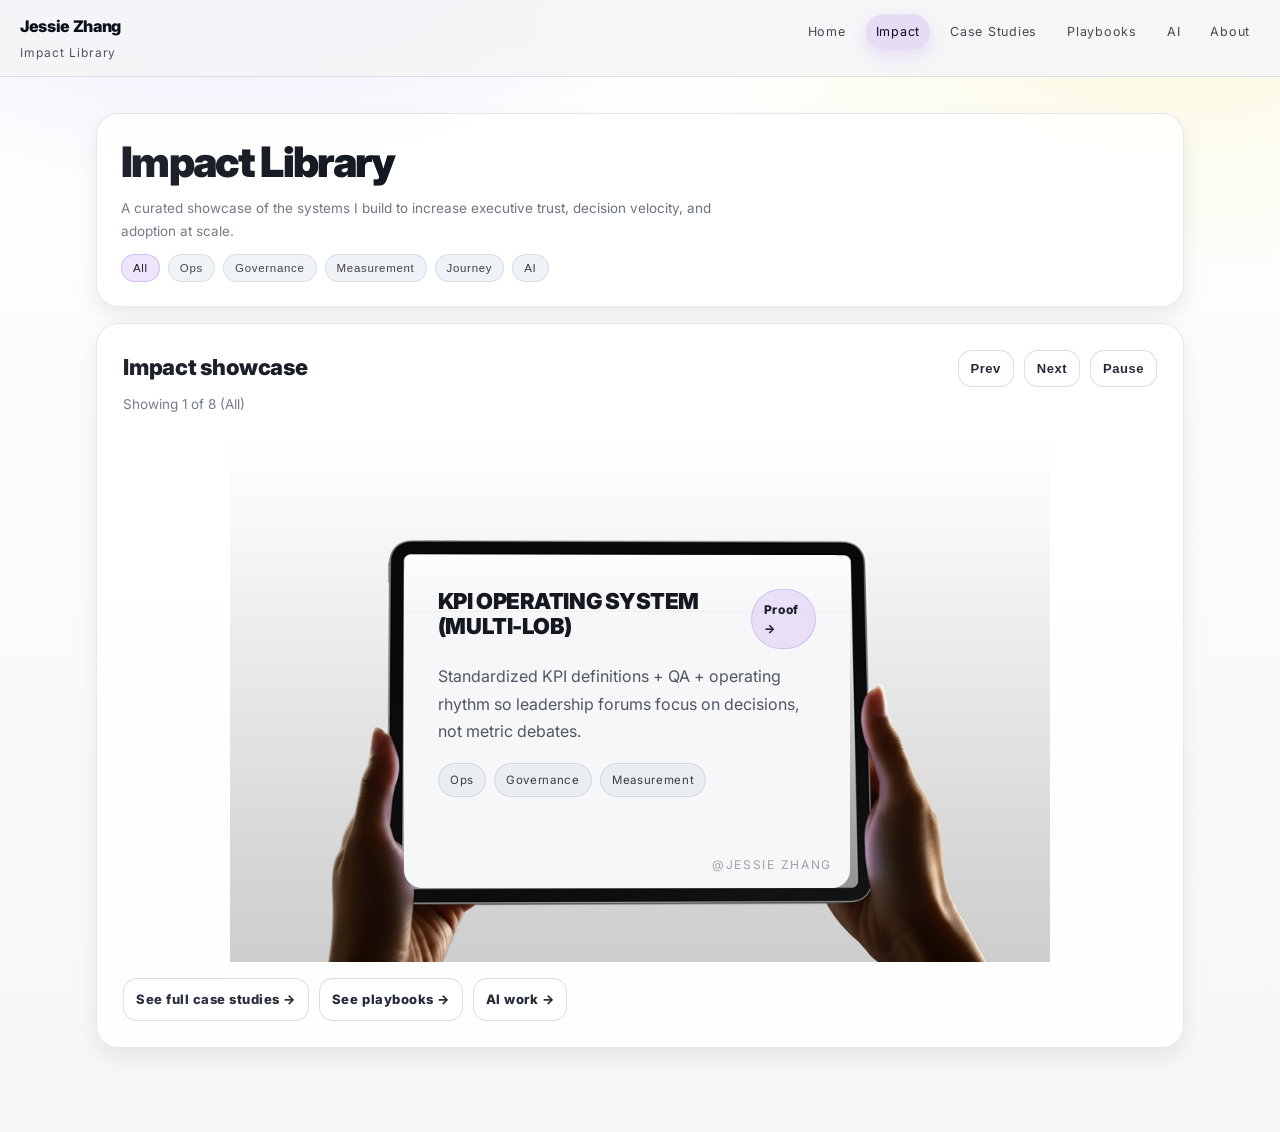
<file: impact.html>
<!doctype html>
<html lang="en">
<head>
  <meta charset="utf-8" />
  <meta name="viewport" content="width=device-width, initial-scale=1" />
  <title>Impact | Jessie Zhang</title>

  <link rel="preconnect" href="https://fonts.googleapis.com">
  <link rel="preconnect" href="https://fonts.gstatic.com" crossorigin>
  <link href="https://fonts.googleapis.com/css2?family=Fraunces:opsz,wght@9..144,300..900&family=Inter:wght@300..900&display=swap" rel="stylesheet">

  <link rel="stylesheet" href="style.css" />
</head>

<body>
  <header class="topbar">
    <nav class="nav">
      <div class="brand">
        <div class="name">Jessie Zhang</div>
        <div class="tag">Impact Library</div>
      </div>
      <div class="links">
        <a href="index.html">Home</a>
        <a class="active" href="impact.html">Impact</a>
        <a href="case-studies.html">Case Studies</a>
        <a href="playbooks.html">Playbooks</a>
        <a href="ai.html">AI</a>
        <a href="about.html">About</a>
      </div>
    </nav>
  </header>

  <main class="container">

    <!-- Header + Filters -->
    <section class="card">
      <h1 style="margin-top:0">Impact Library</h1>
      <p class="small">A curated showcase of the systems I build to increase executive trust, decision velocity, and adoption at scale.</p>

      <div class="badges" id="filters" aria-label="Filters">
        <button class="chip" aria-pressed="true" data-tag="All" type="button">All</button>
        <button class="chip" aria-pressed="false" data-tag="Ops" type="button">Ops</button>
        <button class="chip" aria-pressed="false" data-tag="Governance" type="button">Governance</button>
        <button class="chip" aria-pressed="false" data-tag="Measurement" type="button">Measurement</button>
        <button class="chip" aria-pressed="false" data-tag="Journey" type="button">Journey</button>
        <button class="chip" aria-pressed="false" data-tag="AI" type="button">AI</button>
      </div>
    </section>

    <!-- BIG centered showcase -->
    <section class="card showcase-card" style="margin-top:16px">
      <div class="showcase-head">
        <div>
          <h2 style="margin:0">Impact showcase</h2>
          <p class="small" id="showStatus" style="margin:8px 0 0">Showing 1 of 8</p>
        </div>

        <div class="impact-rotator__btns">
          <button class="btn secondary" id="showPrev" type="button">Prev</button>
          <button class="btn secondary" id="showNext" type="button">Next</button>
          <button class="btn secondary" id="showPause" type="button">Pause</button>
        </div>
      </div>

      <!-- iPad hands mockup with live screen overlay -->
      <div class="ipad-hands" aria-label="Impact tiles rotating in iPad mockup">
        <div class="ipad-screen">
          <div class="tileShow tileShow--big" id="tileShow"></div>
        </div>
      </div>

      <div class="btnrow" style="margin-top:16px">
        <a class="btn secondary" href="case-studies.html">See full case studies →</a>
        <a class="btn secondary" href="playbooks.html">See playbooks →</a>
        <a class="btn secondary" href="ai.html">AI work →</a>
      </div>
    </section>

    <script>
      (function(){
        const items = [
          {
            title: "KPI Operating System (multi-LOB)",
            desc: "Standardized KPI definitions + QA + operating rhythm so leadership forums focus on decisions, not metric debates.",
            tags: ["Ops","Governance","Measurement"],
            link: "case-studies.html#kpi-os"
          },
          {
            title: "Spend → revenue linkage (finance-grade)",
            desc: "Connected expense and performance to revenue views to enable credible ROI conversations and investment allocation.",
            tags: ["Ops","Measurement"],
            link: "case-studies.html#spend-revenue"
          },
          {
            title: "Funnel & lifecycle standardization (Marketing ↔ Sales)",
            desc: "Defined lifecycle stages and conversion metrics to create a single funnel truth and improve planning inputs.",
            tags: ["Ops","Measurement"],
            link: "case-studies.html#pipeline"
          },
          {
            title: "Journey measurement & prioritization",
            desc: "Prioritized journeys and defined stage KPIs to focus optimization on the highest-leverage customer paths.",
            tags: ["Journey","Measurement"],
            link: "case-studies.html#journey"
          },
          {
            title: "MIA: Marketing Intelligence Assistant",
            desc: "Governed, role-based copilot with citations + no-inference rules to scale onboarding and self-serve intelligence.",
            tags: ["AI","Ops","Governance"],
            link: "ai.html#mia"
          },
          {
            title: "MMM Copilot: learning + decision support",
            desc: "Role- and scenario-based MMM enablement for channel owners and revenue marketers—always-on decision support.",
            tags: ["AI","Measurement"],
            link: "ai.html#mmm"
          },
          {
            title: "Executive reporting risk reduction",
            desc: "Reduced “spreadsheet surprises” via locked logic, QA steps, and governance that protects credibility in exec forums.",
            tags: ["Ops","Governance"],
            link: "playbooks.html"
          },
          {
            title: "AI adoption operating model",
            desc: "Scaled adoption through training cohorts, ambassadors, office hours, and internal comms—built to stick.",
            tags: ["AI","Ops"],
            link: "playbooks.html"
          }
        ];

        const el = document.getElementById("tileShow");
        const status = document.getElementById("showStatus");
        const prev = document.getElementById("showPrev");
        const next = document.getElementById("showNext");
        const pause = document.getElementById("showPause");

        const filterBar = document.getElementById('filters');
        const filterBtns = Array.from(filterBar.querySelectorAll('button[data-tag]'));
        let activeTag = "All";

        let idx = 0;
        let paused = false;
        let timer = null;

        function getActiveList(){
          if (activeTag === "All") return items;
          return items.filter(i => i.tags.includes(activeTag));
        }

        function render(){
          const list = getActiveList();
          if (list.length === 0){
            el.innerHTML = `<div class="tileShow__desc">No items for this filter yet.</div>`;
            status.textContent = `No items`;
            return;
          }

          if (idx >= list.length) idx = 0;
          if (idx < 0) idx = list.length - 1;

          const it = list[idx];

          el.innerHTML = `
            <div class="tileShow__top">
              <div>
                <h3 class="tileShow__title">${it.title}</h3>
              </div>
              <a class="tileShow__cta" href="${it.link}">Proof →</a>
            </div>

            <div class="tileShow__desc">${it.desc}</div>

            <div class="tileShow__tags">
              ${it.tags.map(t => `<span class="chip static">${t}</span>`).join("")}
            </div>
          `;

          el.classList.remove("tileFadeIn");
          void el.offsetWidth;
          el.classList.add("tileFadeIn");

          status.textContent = `Showing ${idx + 1} of ${list.length} (${activeTag})`;
        }

        function goNext(){ idx += 1; render(); }
        function goPrev(){ idx -= 1; render(); }

        function start(){
          stop();
          timer = setInterval(() => { if (!paused) goNext(); }, 5000);
        }
        function stop(){
          if (timer) clearInterval(timer);
          timer = null;
        }

        next.addEventListener("click", () => { paused = true; pause.textContent = "Resume"; goNext(); });
        prev.addEventListener("click", () => { paused = true; pause.textContent = "Resume"; goPrev(); });
        pause.addEventListener("click", () => {
          paused = !paused;
          pause.textContent = paused ? "Resume" : "Pause";
        });

        el.addEventListener("mouseenter", () => { paused = true; pause.textContent = "Resume"; });
        el.addEventListener("mouseleave", () => { paused = false; pause.textContent = "Pause"; });

        filterBtns.forEach(btn => {
          btn.addEventListener('click', () => {
            activeTag = btn.dataset.tag;
            idx = 0;
            filterBtns.forEach(b => b.setAttribute('aria-pressed', (b.dataset.tag === activeTag).toString()));
            render();
          });
        });

        render();
        start();
      })();
    </script>

  </main>


</body>
</html>
</file>
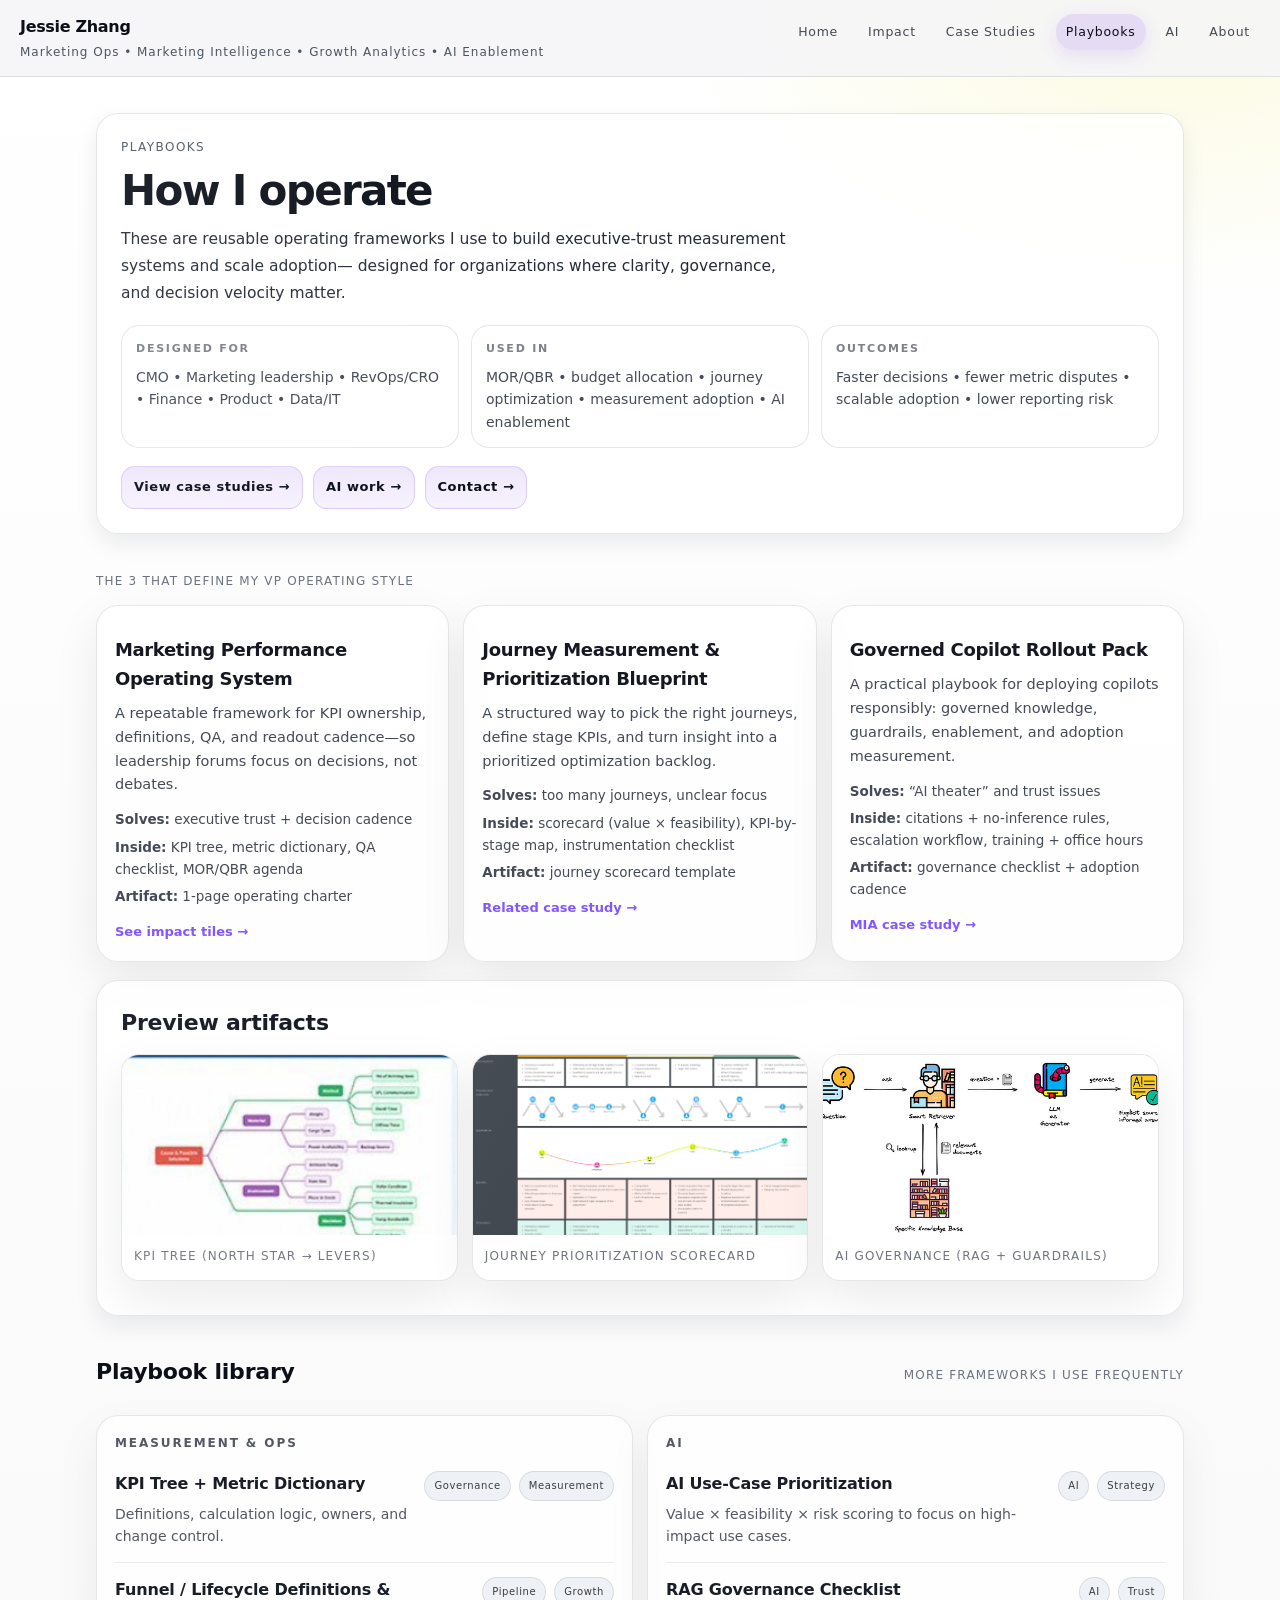
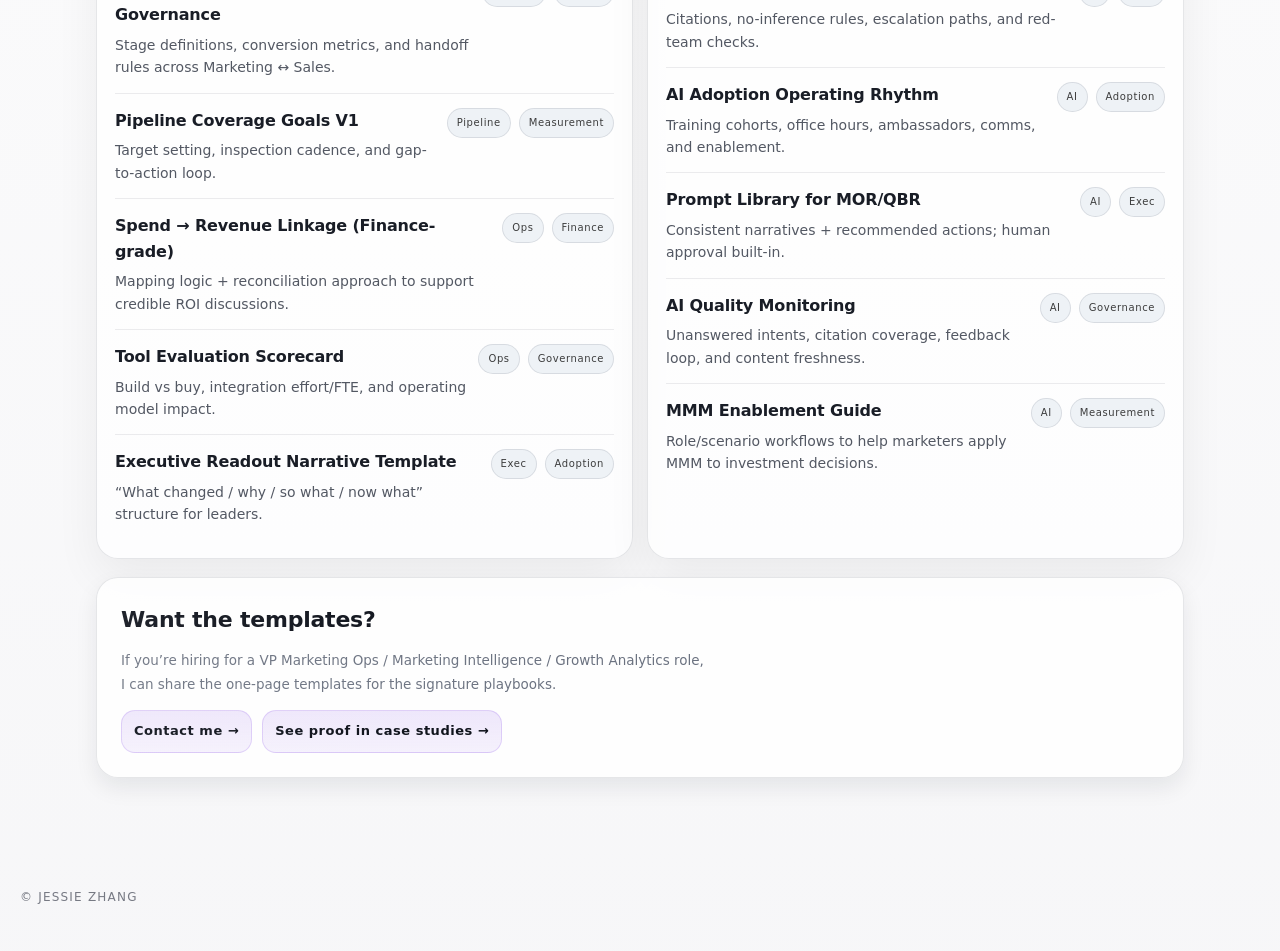
<file: playbooks.html>
<!doctype html>
<html lang="en">
<head>
  <meta charset="utf-8" />
  <meta name="viewport" content="width=device-width, initial-scale=1" />
  <title>Playbooks | Jessie Zhang</title>
  <link rel="stylesheet" href="style.css" />
</head>
<body>
  <header class="topbar">
    <nav class="nav">
      <div class="brand">
        <div class="name">Jessie Zhang</div>
        <div class="tag">Marketing Ops • Marketing Intelligence • Growth Analytics • AI Enablement</div>
      </div>
      <div class="links">
        <a href="index.html">Home</a>
        <a href="impact.html">Impact</a>
        <a href="case-studies.html">Case Studies</a>
        <a class="active" href="playbooks.html">Playbooks</a>
        <a href="ai.html">AI</a>
        <a href="about.html">About</a>
      </div>
    </nav>
  </header>

  <main class="container">
    <!-- Header -->
    <section class="card">
      <div class="kicker">Playbooks</div>
      <h1>How I operate</h1>
      <p>
        These are reusable operating frameworks I use to build executive-trust measurement systems and scale adoption—
        designed for organizations where clarity, governance, and decision velocity matter.
      </p>

      <div class="playbook-meta">
        <div class="meta-card">
          <div class="meta-label">Designed for</div>
          <div class="meta-value">CMO • Marketing leadership • RevOps/CRO • Finance • Product • Data/IT</div>
        </div>
        <div class="meta-card">
          <div class="meta-label">Used in</div>
          <div class="meta-value">MOR/QBR • budget allocation • journey optimization • measurement adoption • AI enablement</div>
        </div>
        <div class="meta-card">
          <div class="meta-label">Outcomes</div>
          <div class="meta-value">Faster decisions • fewer metric disputes • scalable adoption • lower reporting risk</div>
        </div>
      </div>

      <div class="btnrow" style="margin-top:18px">
        <a class="btn" href="case-studies.html">View case studies →</a>
        <a class="btn" href="ai.html">AI work →</a>
        <a class="btn" href="about.html#contact">Contact →</a>
      </div>
    </section>

    <!-- Signature playbooks -->
    <section>
      <div class="sectionTitle">
               <div class="hint">The 3 that define my VP operating style</div>
      </div>

      <div class="grid">
        <article class="pb-card">
          <h3 class="pb-title">Marketing Performance Operating System</h3>
          <p class="pb-desc">
            A repeatable framework for KPI ownership, definitions, QA, and readout cadence—so leadership forums focus on decisions, not debates.
          </p>
          <div class="pb-bullets">
            <div><strong>Solves:</strong> executive trust + decision cadence</div>
            <div><strong>Inside:</strong> KPI tree, metric dictionary, QA checklist, MOR/QBR agenda</div>
            <div><strong>Artifact:</strong> 1-page operating charter</div>
          </div>
          <div class="pb-actions">
            <a class="pb-link" href="impact.html">See impact tiles →</a>
            <!-- Optional: add PDF later -->
            <!-- <a class="pb-link" href="assets/Playbook_Mkt_Performance_OS.pdf" target="_blank" rel="noopener">Download 1-pager →</a> -->
          </div>
        </article>

        <article class="pb-card">
                    <h3 class="pb-title">Journey Measurement & Prioritization Blueprint</h3>
          <p class="pb-desc">
            A structured way to pick the right journeys, define stage KPIs, and turn insight into a prioritized optimization backlog.
          </p>
          <div class="pb-bullets">
            <div><strong>Solves:</strong> too many journeys, unclear focus</div>
            <div><strong>Inside:</strong> scorecard (value × feasibility), KPI-by-stage map, instrumentation checklist</div>
            <div><strong>Artifact:</strong> journey scorecard template</div>
          </div>
          <div class="pb-actions">
            <a class="pb-link" href="case-studies.html#journey">Related case study →</a>
            <!-- <a class="pb-link" href="assets/Playbook_Journey_Blueprint.pdf" target="_blank" rel="noopener">Download template →</a> -->
          </div>
        </article>

        <article class="pb-card">
                   <h3 class="pb-title">Governed Copilot Rollout Pack</h3>
          <p class="pb-desc">
            A practical playbook for deploying copilots responsibly: governed knowledge, guardrails, enablement, and adoption measurement.
          </p>
          <div class="pb-bullets">
            <div><strong>Solves:</strong> “AI theater” and trust issues</div>
            <div><strong>Inside:</strong> citations + no-inference rules, escalation workflow, training + office hours</div>
            <div><strong>Artifact:</strong> governance checklist + adoption cadence</div>
          </div>
          <div class="pb-actions">
            <a class="pb-link" href="ai.html#mia">MIA case study →</a>
            <!-- <a class="pb-link" href="assets/Playbook_Copilot_Governance.pdf" target="_blank" rel="noopener">Download checklist →</a> -->
          </div>
        </article>
      </div>
    </section>

    <!-- Visual  strip (adds taste + credibility) -->
    <section class="card" style="margin-top:18px">
      <h2>Preview artifacts</h2>
      <p class="small"></p>

      <div class="preview-grid">
        <a class="preview" href="assets/KPI tree.png" target="_blank" rel="noopener">
          <img src="assets/KPI tree.png" alt="KPI tree preview (example)" loading="lazy">
          <div class="preview-cap">KPI Tree (North Star → levers)</div>
        </a>
        <a class="preview" href="assets/customer journey scorecard.png" target="_blank" rel="noopener">
          <img src="assets/customer journey scorecard.png" alt="Journey scorecard preview (example)" loading="lazy">
          <div class="preview-cap">Journey Prioritization Scorecard</div>
        </a>
        <a class="preview" href="assets/Rag governance.png" target="_blank" rel="noopener">
          <img src="assets/Rag governance.png" alt="Copilot governance preview (example)" loading="lazy">
          <div class="preview-cap">AI Governance (RAG + guardrails)</div>
        </a>
      </div>

      <p class="small" style="margin-top:10px">
       
      </p>
    </section>

    <!-- Full library -->
    <section>
      <div class="sectionTitle">
        <h2>Playbook library</h2>
        <div class="hint">More frameworks I use frequently</div>
      </div>

      <div class="pb-split">
        <section class="pb-panel">
          <h3 class="pb-panel-title">Measurement & Ops</h3>

          <article class="pb-row">
            <div class="pb-row-main">
              <div class="pb-row-name">KPI Tree + Metric Dictionary</div>
              <div class="pb-row-desc">Definitions, calculation logic, owners, and change control.</div>
            </div>
            <div class="pb-row-tags">
              <span class="chip static">Governance</span>
              <span class="chip static">Measurement</span>
            </div>
          </article>

          <article class="pb-row">
            <div class="pb-row-main">
              <div class="pb-row-name">Funnel / Lifecycle Definitions & Governance</div>
              <div class="pb-row-desc">Stage definitions, conversion metrics, and handoff rules across Marketing ↔ Sales.</div>
            </div>
            <div class="pb-row-tags">
              <span class="chip static">Pipeline</span>
              <span class="chip static">Growth</span>
            </div>
          </article>

          <article class="pb-row">
            <div class="pb-row-main">
              <div class="pb-row-name">Pipeline Coverage Goals V1</div>
              <div class="pb-row-desc">Target setting, inspection cadence, and gap-to-action loop.</div>
            </div>
            <div class="pb-row-tags">
              <span class="chip static">Pipeline</span>
              <span class="chip static">Measurement</span>
            </div>
          </article>

          <article class="pb-row">
            <div class="pb-row-main">
              <div class="pb-row-name">Spend → Revenue Linkage (Finance-grade)</div>
              <div class="pb-row-desc">Mapping logic + reconciliation approach to support credible ROI discussions.</div>
            </div>
            <div class="pb-row-tags">
              <span class="chip static">Ops</span>
              <span class="chip static">Finance</span>
            </div>
          </article>

          <article class="pb-row">
            <div class="pb-row-main">
              <div class="pb-row-name">Tool Evaluation Scorecard</div>
              <div class="pb-row-desc">Build vs buy, integration effort/FTE, and operating model impact.</div>
            </div>
            <div class="pb-row-tags">
              <span class="chip static">Ops</span>
              <span class="chip static">Governance</span>
            </div>
          </article>

          <article class="pb-row">
            <div class="pb-row-main">
              <div class="pb-row-name">Executive Readout Narrative Template</div>
              <div class="pb-row-desc">“What changed / why / so what / now what” structure for leaders.</div>
            </div>
            <div class="pb-row-tags">
              <span class="chip static">Exec</span>
              <span class="chip static">Adoption</span>
            </div>
          </article>
        </section>

        <section class="pb-panel">
          <h3 class="pb-panel-title">AI</h3>

          <article class="pb-row">
            <div class="pb-row-main">
              <div class="pb-row-name">AI Use-Case Prioritization</div>
              <div class="pb-row-desc">Value × feasibility × risk scoring to focus on high-impact use cases.</div>
            </div>
            <div class="pb-row-tags">
              <span class="chip static">AI</span>
              <span class="chip static">Strategy</span>
            </div>
          </article>

          <article class="pb-row">
            <div class="pb-row-main">
              <div class="pb-row-name">RAG Governance Checklist</div>
              <div class="pb-row-desc">Citations, no-inference rules, escalation paths, and red-team checks.</div>
            </div>
            <div class="pb-row-tags">
              <span class="chip static">AI</span>
              <span class="chip static">Trust</span>
            </div>
          </article>

          <article class="pb-row">
            <div class="pb-row-main">
              <div class="pb-row-name">AI Adoption Operating Rhythm</div>
              <div class="pb-row-desc">Training cohorts, office hours, ambassadors, comms, and enablement.</div>
            </div>
            <div class="pb-row-tags">
              <span class="chip static">AI</span>
              <span class="chip static">Adoption</span>
            </div>
          </article>

          <article class="pb-row">
            <div class="pb-row-main">
              <div class="pb-row-name">Prompt Library for MOR/QBR</div>
              <div class="pb-row-desc">Consistent narratives + recommended actions; human approval built-in.</div>
            </div>
            <div class="pb-row-tags">
              <span class="chip static">AI</span>
              <span class="chip static">Exec</span>
            </div>
          </article>

          <article class="pb-row">
            <div class="pb-row-main">
              <div class="pb-row-name">AI Quality Monitoring</div>
              <div class="pb-row-desc">Unanswered intents, citation coverage, feedback loop, and content freshness.</div>
            </div>
            <div class="pb-row-tags">
              <span class="chip static">AI</span>
              <span class="chip static">Governance</span>
            </div>
          </article>

          <article class="pb-row">
            <div class="pb-row-main">
              <div class="pb-row-name">MMM Enablement Guide</div>
              <div class="pb-row-desc">Role/scenario workflows to help marketers apply MMM to investment decisions.</div>
            </div>
            <div class="pb-row-tags">
              <span class="chip static">AI</span>
              <span class="chip static">Measurement</span>
            </div>
          </article>
        </section>
      </div>
    </section>

    <!-- CTA -->
    <section class="card" style="margin-top:18px">
      <h2>Want the templates?</h2>
      <p class="small">
        If you’re hiring for a VP Marketing Ops / Marketing Intelligence / Growth Analytics role, I can share the one-page templates
        for the signature playbooks.
      </p>
      <div class="btnrow" style="margin-top:14px">
        <a class="btn" href="about.html#contact">Contact me →</a>
        <a class="btn" href="case-studies.html">See proof in case studies →</a>
      </div>
    </section>
  </main>

  <footer class="footer">© Jessie Zhang</footer>
</body>
</html>
</file>
<file: style.css>
/* ======================================================================
   Jessie Zhang Portfolio — Single Clean style.css
   Theme: Premium Mockup / Modern UI / Clean Tech + optional Madison hero
   ====================================================================== */

/* ---------- Design tokens ---------- */
:root{
  /* Palette */
  --bg: #ffffff;
  --bg2: #F5F5F7;          /* studio light gray */
  --ink: #0b0f18;
  --text: #111827;
  --muted: #4b5563;
  --muted2:#6b7280;
  --line: rgba(17,24,39,.10);
  --line2: rgba(17,24,39,.16);

  --purple: #8D59E9;       /* electric purple */
  --yellow: #EBE021;       /* acid yellow */
  --subcard: #D8E2EC;      /* pale blue-gray */
  --charcoal: #2D2D2D;

  /* Layout */
  --max: 1320px;           /* unified nav + content width */
  --r: 16px;
  --r2: 22px;
  --gutter: 20px;

  /* Shadows (studio lighting) */
  --shadow-sm: 0 10px 22px rgba(15, 23, 42, .08);
  --shadow-md: 0 18px 40px rgba(15, 23, 42, .12);
  --shadow-lg: 0 26px 70px rgba(15, 23, 42, .16);

  /* Type */
  --font-sans: "Inter", ui-sans-serif, system-ui, -apple-system, "Segoe UI", Roboto, Helvetica, Arial;
  --font-serif: "Fraunces", ui-serif, Georgia, "Times New Roman", Times, serif;
}

/* ---------- Base reset ---------- */
*{ box-sizing:border-box; }
html,body{ margin:0; padding:0; }
body{
  font-family: var(--font-sans);
  color: var(--text);
  line-height: 1.6;
  background:
    radial-gradient(900px 520px at 18% -10%, rgba(141,89,233,.18), transparent 60%),
    radial-gradient(900px 520px at 92% 0%, rgba(235,224,33,.14), transparent 56%),
    linear-gradient(180deg, var(--bg) 0%, var(--bg2) 120%);
  -webkit-font-smoothing: antialiased;
  -moz-osx-font-smoothing: grayscale;
}

a{ color: var(--purple); text-decoration:none; }
a:hover{ text-decoration: underline; text-underline-offset: 4px; }

/* ---------- Container ---------- */
.container{
width: min(1120px, calc(100% - 48px));
  margin: 0 auto;
  padding: 36px 16px 84px;
}
@media (max-width: 640px){
  .container{ padding: 24px 14px 64px; }
}

/* ---------- Top bar / nav ---------- */
.topbar{
  position: sticky;
  top: 0;
  z-index: 30;
  background: rgba(245,245,247,.86);
  backdrop-filter: blur(12px);
  border-bottom: 1px solid var(--line);
}
.nav{
  max-width: var(--max);
  margin: 0 auto;
  padding: 14px var(--gutter);
  display:flex;
  align-items:flex-start;
  justify-content:space-between;
  gap: 14px;
}
.brand{
  display:flex;
  flex-direction:column;
  gap: 3px;
}
.brand .name{
  font-weight: 850;
  letter-spacing: -0.02em;
  font-size: 16px;
  color: var(--ink);
}
.brand .tag{
  font-size: 12px;
  color: var(--muted);
  letter-spacing: .08em;
}
.links{
  display:flex;
  flex-wrap:wrap;
  gap: 10px;
  justify-content:flex-end;
  align-items:flex-start;
}
.links a{
  font-size: 12.5px;
  color: rgba(17,24,39,.78);
  padding: 8px 10px;
  border-radius: 999px;
  letter-spacing: .06em;
}
.links a:hover{
  text-decoration:none;
  background: rgba(141,89,233,.12);
  color: var(--ink);
}
.links a.active{
  background: rgba(141,89,233,.16);
  color: var(--ink);
  box-shadow: 0 6px 18px rgba(141,89,233,.16);
}

/* ---------- Cards ---------- */
.card{
  background: rgba(255,255,255,.82);
  border: 1px solid var(--line);
  border-radius: var(--r2);
  padding: 24px;
  box-shadow: var(--shadow-sm);
  position: relative;
  overflow: hidden;
}

/* subtle “device gloss” */
.card::before{
  content:"";
  position:absolute;
  inset:-1px;
  background: linear-gradient(120deg, rgba(255,255,255,.65), rgba(255,255,255,0) 45%);
  opacity: .14;
  pointer-events:none;
}

@media (max-width: 640px){
  .card{ padding: 18px; }
}
.card:hover{
  box-shadow: var(--shadow-md);
  transform: translateY(-1px);
  transition: box-shadow .18s ease, transform .18s ease;
}

/* ---------- Typography ---------- */
.kicker{
  font-size: 12px;
  color: var(--muted);
  letter-spacing: .12em;
  text-transform: uppercase;
}
h1{
  font-size: 42px;
  line-height: 1.12;
  margin: 10px 0 12px;
  letter-spacing: -0.04em;
  font-weight: 900;
  color: var(--ink);
  font-family: var(--font-sans);
}
@media (max-width: 520px){ h1{ font-size: 32px; } }

h2{
  font-size: 22px;
  margin: 0 0 12px;
  letter-spacing: -0.01em;
  font-weight: 850;
  color: var(--ink);
  font-family: var(--font-sans);
}
h3{
  font-size: 14px;
  margin: 0 0 8px;
  letter-spacing: .08em;
  text-transform: uppercase;
  font-weight: 800;
  color: var(--charcoal);
}
p{
  margin: 10px 0;
  max-width: 68ch;
  color: rgba(17,24,39,.92);
  font-size: 15.5px;
  line-height: 1.75;
}
.small{
  font-size: 13.5px;
  color: var(--muted2);
}
hr{
  border:none;
  border-top: 1px solid var(--line);
  margin: 16px 0;
}

/* ---------- Layout helpers ---------- */
.sectionTitle{
  display:flex;
  align-items:baseline;
  justify-content:space-between;
  gap: 10px;
  margin: 38px 0 14px;
}
.sectionTitle .hint{
  color: var(--muted2);
  font-size: 12px;
  letter-spacing: .10em;
  text-transform: uppercase;
}

.grid{
  display:grid;
  grid-template-columns: repeat(3, 1fr);
  gap: 14px;
}
@media (max-width: 980px){ .grid{ grid-template-columns: repeat(2, 1fr); } }
@media (max-width: 640px){ .grid{ grid-template-columns: 1fr; } }

.pillars{
  display:grid;
  grid-template-columns: repeat(2, 1fr);
  gap: 14px;
}
@media (max-width: 720px){ .pillars{ grid-template-columns: 1fr; } }

/* ---------- Chips / tags ---------- */
.badges{
  display:flex;
  flex-wrap:wrap;
  gap: 8px;
  margin-top: 10px;
}
.chip{
  display:inline-flex;
  align-items:center;
  gap: 6px;
  padding: 7px 11px;
  border-radius: 999px;
  border: 1px solid rgba(17,24,39,.10);
  background: rgba(216,226,236,.42);
  color: rgba(45,45,45,.92);
  font-size: 11.5px;
  letter-spacing: .06em;
  cursor: pointer;
  user-select:none;
}
.chip.static{ cursor: default; }
.chip[aria-pressed="true"]{
  background: rgba(141,89,233,.16);
  border-color: rgba(141,89,233,.30);
  color: var(--ink);
}
.chip.highlight{
  background: rgba(235,224,33,.55);
  border-color: rgba(235,224,33,.75);
  color: #121212;
}

/* ---------- Buttons ---------- */
.btnrow{
  display:flex;
  gap: 10px;
  flex-wrap:wrap;
  margin-top: 14px;
}
.btn{
  display:inline-flex;
  align-items:center;
  gap: 8px;
  padding: 10px 12px;
  border-radius: 14px;
  border: 1px solid rgba(141,89,233,.22);
  background: linear-gradient(180deg, rgba(141,89,233,.14), rgba(141,89,233,.08));
  color: var(--ink);
  font-size: 13px;
  font-weight: 800;
  letter-spacing: .04em;
}
.btn:hover{
  text-decoration:none;
  background: linear-gradient(180deg, rgba(141,89,233,.22), rgba(141,89,233,.12));
  box-shadow: 0 14px 35px rgba(141,89,233,.18);
}
.btn.secondary{
  border-color: rgba(17,24,39,.14);
  background: rgba(255,255,255,.70);
  color: rgba(17,24,39,.92);
}
.btn.secondary:hover{
  background: rgba(255,255,255,.92);
  box-shadow: var(--shadow-sm);
}
/* Optional button variants used on Home (Madison hero) */
.btn.primary{
  background: #0b0f18;
  border-color: #0b0f18;
  color: #fff;
}
.btn.primary:hover{ background:#121829; }
.btn.ghost{
  background: rgba(255,255,255,.75);
  border: 1px solid rgba(0,0,0,.12);
  color: #0b0f18;
}
.btn.ghost:hover{ background: rgba(255,255,255,.95); }

/* ---------- Lists ---------- */
.list{ margin: 0; padding-left: 18px; }
.list li{ margin: 8px 0; color: rgba(17,24,39,.92); font-size: 15px; }

/* ---------- Footer ---------- */
.footer{
  max-width: var(--max);
  margin: 0 auto;
  padding: 26px var(--gutter) 44px;
  color: rgba(17,24,39,.56);
  font-size: 12px;
  letter-spacing: .10em;
  text-transform: uppercase;
}

/* ======================================================================
   Page / feature styles
   ====================================================================== */

/* ---------- Dark mode emphasis (optional) ---------- */
body.dark{
  background: radial-gradient(900px 520px at 20% -10%, rgba(141,89,233,.28), transparent 55%),
              radial-gradient(900px 520px at 92% 0%, rgba(235,224,33,.18), transparent 55%),
              #000000;
  color: #ffffff;
}
body.dark .topbar{ background: rgba(0,0,0,.70); border-bottom-color: rgba(255,255,255,.12); }
body.dark .brand .name, body.dark h1, body.dark h2{ color:#ffffff; }
body.dark .brand .tag, body.dark .kicker, body.dark .small, body.dark .sectionTitle .hint{ color: rgba(255,255,255,.72); }
body.dark a{ color: rgba(235,224,33,.95); }
body.dark .links a{ color: rgba(255,255,255,.78); }
body.dark .links a.active{ background: rgba(235,224,33,.16); box-shadow:none; color:#fff; }
body.dark .card{
  background: rgba(255,255,255,.05);
  border-color: rgba(255,255,255,.14);
  box-shadow: 0 18px 40px rgba(0,0,0,.40);
}
body.dark .card::before{ opacity: .10; }
body.dark .chip{ background: rgba(255,255,255,.06); border-color: rgba(255,255,255,.14); color: rgba(255,255,255,.84); }
body.dark .chip[aria-pressed="true"]{ background: rgba(235,224,33,.18); border-color: rgba(235,224,33,.35); color:#fff; }
body.dark .btn{
  border-color: rgba(235,224,33,.35);
  background: rgba(235,224,33,.16);
  color: #fff;
}
body.dark hr{ border-top-color: rgba(255,255,255,.12); }

/* ---------- Case Studies: right-side pattern + width ---------- */
body.case .container{ max-width: 1320px; }
body.case{ position: relative; }
body.case::after{
  content:"";
  position: fixed;
  top: 0;
  right: 0;
  width: 40vw;
  height: 100vh;
  pointer-events: none;
  z-index: -1;
  background:
    radial-gradient(700px 420px at 20% 20%, rgba(141,89,233,.10), transparent 60%),
    radial-gradient(700px 420px at 60% 70%, rgba(235,224,33,.08), transparent 60%),
    radial-gradient(1px 1px at 10px 10px, rgba(17,24,39,.12) 1px, transparent 0) 0 0 / 22px 22px;
  opacity: .55;
}
@media (max-width: 980px){
  body.case::after{ display:none; }
}

/* ---------- Impact: larger tiles ---------- */
.impact-grid{
  display: grid;
  grid-template-columns: repeat(2, 1fr);
  gap: 18px;
}
@media (max-width: 900px){
  .impact-grid{ grid-template-columns: 1fr; }
}
.impact-card{
  background: rgba(255,255,255,.86);
  border: 1px solid rgba(17,24,39,.10);
  border-radius: 26px;
  padding: 26px;
  box-shadow: 0 22px 60px rgba(0,0,0,.08);
}
.impact-card h3{
  margin: 0;
  font-size: 16px;
  letter-spacing: .02em;
  text-transform: none;
}
.impact-card p{
  margin-top: 12px;
  font-size: 15.5px;
  line-height: 1.7;
  color: rgba(17,24,39,.80);
  max-width: 70ch;
}
.impact-top{
  display:flex;
  align-items:flex-start;
  justify-content:space-between;
  gap: 12px;
}
.impact-proof a{
  display:inline-flex;
  align-items:center;
  padding: 8px 10px;
  border-radius: 999px;
  background: rgba(141,89,233,.12);
  border: 1px solid rgba(141,89,233,.20);
  color: rgba(11,15,24,.92);
  font-size: 12px;
  font-weight: 800;
  letter-spacing: .06em;
  text-decoration:none;
}
.impact-proof a:hover{
  background: rgba(141,89,233,.18);
  text-decoration:none;
}
.impact-rotator{
  display:flex;
  align-items:center;
  justify-content:space-between;
  gap: 12px;
  margin: 16px 0 6px;
}
.impact-rotator__btns{
  display:flex;
  gap: 10px;
  flex-wrap: wrap;
}

/* ---------- AI: two-column section blocks ---------- */
.two-col{
  display: grid;
  grid-template-columns: 1fr 1fr;
  gap: 14px;
  margin-top: 14px;
}
.two-col__card{
  background: rgba(255,255,255,.78);
  border: 1px solid rgba(17,24,39,.10);
  border-radius: 18px;
  padding: 18px;
  box-shadow: 0 14px 34px rgba(0,0,0,.06);
}
.two-col__card h3{ margin-top: 0; }
@media (max-width: 900px){
  .two-col{ grid-template-columns: 1fr; }
}

/* ---------- Logo strip (grid) ---------- */
.logo-strip{
  margin-top: 26px;
  padding: 16px 18px 14px;
  border: 1px solid rgba(17,24,39,.08);
  background: rgba(255,255,255,.55);
  border-radius: 22px;
  box-shadow: 0 14px 34px rgba(0,0,0,.06);
}
.logo-strip__title{
  font-size: 12px;
  letter-spacing: .16em;
  text-transform: uppercase;
  color: rgba(17,24,39,.55);
  font-weight: 900;
  margin-bottom: 10px;
}
.logo-strip__note{
  margin-top: 10px;
  font-size: 11px;
  letter-spacing: .08em;
  color: rgba(17,24,39,.45);
}

.logo-strip__grid{
  display: grid;
  grid-template-columns: repeat(6, 1fr);
  gap: 10px;
  align-items: center;
}
@media (max-width: 980px){
  .logo-strip__grid{ grid-template-columns: repeat(3, 1fr); }
}
@media (max-width: 520px){
  .logo-strip__grid{ grid-template-columns: repeat(2, 1fr); }
}

.logo-item{
  height: 44px;
  display:flex;
  align-items:center;
  justify-content:center;
  padding: 6px 10px;
  border-radius: 14px;
  border: 1px solid rgba(17,24,39,.06);
  background: rgba(255,255,255,.65);
}
.logo-item img{
  height: 24px;        /* fixed height baseline */
  width: auto;
  max-width: 110px;    /* prevents very wide logos from dominating */
  object-fit: contain;
  filter: grayscale(0.35) contrast(1.05) opacity(.9);
}
.logo-item:hover img{
  filter: none;
  opacity: 1;
  transition: filter .18s ease, opacity .18s ease;
}

/* ---------- Logo marquee (moving panel) ---------- */
.logo-marquee{
  position: relative;
  overflow: hidden;
  border-radius: 18px;
  margin-top: 12px;
}
/* soft fade edges */
.logo-marquee::before,
.logo-marquee::after{
  content:"";
  position:absolute;
  top:0; bottom:0;
  width: 56px;
  z-index: 2;
  pointer-events:none;
}
.logo-marquee::before{
  left:0;
  background: linear-gradient(90deg, rgba(255,255,255,.95), rgba(255,255,255,0));
}
.logo-marquee::after{
  right:0;
  background: linear-gradient(270deg, rgba(255,255,255,.95), rgba(255,255,255,0));
}
.logo-track{
  display:flex;
  gap: 12px;
  align-items:center;
  width: max-content;
  padding: 8px 6px;
  animation: logoScroll 24s linear infinite;
}
.logo-marquee:hover .logo-track{
  animation-play-state: paused;
}
/* marquee-only tweaks */
.logo-marquee .logo-item{ min-width: 140px; }
.logo-marquee .logo-item img{ max-height: 22px; }

@keyframes logoScroll{
  from { transform: translateX(0); }
  to   { transform: translateX(-50%); }
}

/* === MacBook (reference-style: thin bezel + silver deck + glow) === */
.macbook.macbook--ref{
  position: relative;
  margin: 18px 0 12px;
  max-width: 980px;
  isolation: isolate;
}

/* Glow aura behind the laptop */
.macbook.macbook--ref::before{
  content:"";
  position:absolute;
  left: 50%;
  top: 32%;
  transform: translate(-50%, -50%);
  width: 120%;
  height: 78%;
  z-index: -1;
  background:
    radial-gradient(520px 260px at 30% 55%, rgba(255,160,120,.40), transparent 65%),
    radial-gradient(520px 260px at 70% 45%, rgba(160,120,255,.42), transparent 65%),
    radial-gradient(560px 320px at 50% 60%, rgba(255,255,255,.22), transparent 70%);
  filter: blur(14px);
  opacity: .95;
}

/* SCREEN / BEZEL */
.macbook.macbook--ref .macbook__screen{
  position: relative;
  border-radius: 18px;
  padding: 10px; /* thin bezel feel */
  background: linear-gradient(180deg, #0a0f1a, #0b1220);
  border: 1px solid rgba(255,255,255,.08);
  box-shadow:
    0 26px 70px rgba(0,0,0,.22),
    inset 0 1px 0 rgba(255,255,255,.08);
  overflow: hidden;
}

/* inner bezel line */
.macbook.macbook--ref .macbook__screen::before{
  content:"";
  position:absolute;
  inset: 7px;
  border-radius: 14px;
  border: 1px solid rgba(255,255,255,.10);
  pointer-events:none;
}

/* subtle glass reflection */
.macbook.macbook--ref .macbook__screen::after{
  content:"";
  position:absolute;
  inset:0;
  border-radius: 18px;
  background:
    radial-gradient(680px 240px at 22% 8%, rgba(255,255,255,.14), transparent 60%),
    linear-gradient(180deg, rgba(255,255,255,.06), transparent 45%);
  pointer-events:none;
  mix-blend-mode: screen;
  opacity: .75;
}

.macbook.macbook--ref .macbook__screen img{
  width: 100%;
  display:block;
  border-radius: 12px;
  border: 1px solid rgba(255,255,255,.06);
  background: #000;
}

/* BASE / DECK (silver) */
.macbook.macbook--ref .macbook__base{
  position: relative;
  width: 94%;
  height: 30px;
  margin: 10px auto 0;
  border-radius: 0 0 26px 26px;
  background:
    linear-gradient(180deg, #f4f5f8 0%, #e2e6ee 55%, #cfd5df 100%);
  border: 1px solid rgba(0,0,0,.14);
  box-shadow:
    0 18px 48px rgba(0,0,0,.14),
    inset 0 1px 0 rgba(255,255,255,.85);
}

/* hinge line */
.macbook.macbook--ref .macbook__base::before{
  content:"";
  position:absolute;
  left: 12%;
  right: 12%;
  top: 4px;
  height: 2px;
  border-radius: 999px;
  background: linear-gradient(90deg, rgba(0,0,0,.14), rgba(0,0,0,.03), rgba(0,0,0,.14));
  opacity: .75;
}

/* ambient shadow under deck (important for 3D) */
.macbook.macbook--ref .macbook__base::after{
  content:"";
  position:absolute;
  left: 8%;
  right: 8%;
  bottom: -22px;
  height: 26px;
  border-radius: 999px;
  background: radial-gradient(closest-side, rgba(0,0,0,.28), transparent 72%);
  filter: blur(7px);
  opacity: .55;
}

/* trackpad notch */
.macbook.macbook--ref .macbook__notch{
  position:absolute;
  left: 50%;
  transform: translateX(-50%);
  bottom: 18px;
  width: 140px;
  height: 10px;
  border-radius: 0 0 14px 14px;
  background: rgba(0,0,0,.12);
  border: 1px solid rgba(0,0,0,.10);
  box-shadow: inset 0 1px 0 rgba(255,255,255,.35);
}

/* responsive */
@media (max-width: 820px){
  .macbook.macbook--ref{ max-width: 100%; }
}

/* ---------- Playbooks page polish ---------- */
.playbook-meta{
  margin-top: 18px;
  display: grid;
  grid-template-columns: repeat(3, 1fr);
  gap: 12px;
}
@media (max-width: 980px){
  .playbook-meta{ grid-template-columns: 1fr; }
}
.meta-card{
  border: 1px solid rgba(17,24,39,.10);
  background: rgba(255,255,255,.65);
  border-radius: 18px;
  padding: 14px;
}
.meta-label{
  font-size: 11px;
  letter-spacing: .16em;
  text-transform: uppercase;
  color: rgba(17,24,39,.55);
  font-weight: 800;
}
.meta-value{
  margin-top: 8px;
  font-size: 14px;
  line-height: 1.6;
  color: rgba(17,24,39,.78);
}
.pb-card{
  position: relative;
  border: 1px solid rgba(17,24,39,.10);
  background: rgba(255,255,255,.72);
  border-radius: 22px;
  padding: 18px;
  box-shadow: 0 18px 46px rgba(0,0,0,.08);
}
.pb-badge{
  display: inline-flex;
  align-items: center;
  gap: 8px;
  font-size: 11px;
  letter-spacing: .16em;
  text-transform: uppercase;
  font-weight: 900;
  color: rgba(17,24,39,.70);
  background: rgba(124,77,255,.12);
  border: 1px solid rgba(124,77,255,.20);
  padding: 6px 10px;
  border-radius: 999px;
}
.pb-title{
  margin-top: 12px;
  font-size: 18px;
  letter-spacing: -0.02em;
  text-transform: none;
  font-weight: 900;
  color: rgba(11,15,24,.96);
}
.pb-desc{
  margin-top: 8px;
  font-size: 14.5px;
  color: rgba(17,24,39,.78);
  line-height: 1.65;
}
.pb-bullets{
  margin-top: 12px;
  display: grid;
  gap: 6px;
  font-size: 13.5px;
  color: rgba(17,24,39,.78);
}
.pb-actions{
  margin-top: 14px;
  display: flex;
  gap: 12px;
  flex-wrap: wrap;
}
.pb-link{
  font-weight: 800;
  font-size: 13px;
  color: rgba(124,77,255,.95);
}
.preview-grid{
  margin-top: 14px;
  display: grid;
  grid-template-columns: repeat(3, 1fr);
  gap: 14px;
}
@media (max-width: 980px){
  .preview-grid{ grid-template-columns: 1fr; }
}
.preview{
  display: block;
  border-radius: 18px;
  overflow: hidden;
  border: 1px solid rgba(17,24,39,.10);
  background: rgba(255,255,255,.70);
  box-shadow: 0 18px 46px rgba(0,0,0,.08);
}
.preview img{
  width: 100%;
  height: 180px;
  object-fit: cover;
  display: block;
  background: #f2f3f6;
}
.preview-cap{
  padding: 12px 12px 14px;
  font-size: 12px;
  letter-spacing: .10em;
  text-transform: uppercase;
  color: rgba(17,24,39,.60);
}
.pb-split{
  display: grid;
  grid-template-columns: 1fr 1fr;
  gap: 14px;
}
@media (max-width: 980px){
  .pb-split{ grid-template-columns: 1fr; }
}
.pb-panel{
  border: 1px solid rgba(17,24,39,.10);
  background: rgba(255,255,255,.72);
  border-radius: 22px;
  padding: 18px;
  box-shadow: 0 18px 46px rgba(0,0,0,.06);
}
.pb-panel-title{
  font-size: 12px;
  letter-spacing: .16em;
  text-transform: uppercase;
  font-weight: 900;
  color: rgba(17,24,39,.72);
  margin-bottom: 10px;
}
.pb-row{
  display: grid;
  grid-template-columns: 1fr auto;
  gap: 10px;
  padding: 14px 0;
  border-top: 1px solid rgba(17,24,39,.08);
}
.pb-row:first-of-type{ border-top: none; padding-top: 8px; }
.pb-row-name{
  font-weight: 900;
  letter-spacing: -0.01em;
  color: rgba(11,15,24,.94);
}
.pb-row-desc{
  margin-top: 6px;
  font-size: 14px;
  line-height: 1.6;
  color: rgba(17,24,39,.72);
}
.pb-row-tags{
  display: flex;
  gap: 8px;
  flex-wrap: wrap;
  align-content: start;
  justify-content: flex-end;
}
.pb-row .chip{
  font-size: 10px;
  padding: 6px 9px;
}

/* ---------- Radial About Layout ---------- */
.radial{ overflow: visible; }
.radial-wrap{
  position: relative;
  width: 100%;
  max-width: 980px;
  margin: 0 auto;
  aspect-ratio: 1 / 1;
  min-height: 720px;
}
.radial-svg{
  position: absolute;
  inset: 0;
  width: 100%;
  height: 100%;
  pointer-events: none;
}
.radial-center{
  position: absolute;
  left: 50%;
  top: 50%;
  transform: translate(-50%, -50%);
}
.radial-photo{
  position: relative;
  width: 280px;
  height: 280px;
  border-radius: 999px;
  border: 1px solid rgba(0,0,0,.14);
  background: #fff;
  box-shadow: 0 18px 40px rgba(0,0,0,.08);
  overflow: hidden;
}
.radial-ring{
  position: absolute;
  inset: 14px;
  border-radius: 999px;
  border: 1px solid rgba(0,0,0,.14);
  pointer-events: none;
}
.radial-photo img{
  position: absolute;
  inset: 28px;
  width: calc(100% - 56px);
  height: calc(100% - 56px);
  object-fit: cover;
  border-radius: 999px;
}
.radial-item{
  position: absolute;
  width: 240px;
  background: rgba(255,255,255,.92);
  border: 1px solid rgba(0,0,0,.12);
  border-radius: 16px;
  padding: 14px 14px 12px;
  box-shadow: 0 12px 24px rgba(0,0,0,.06);
  backdrop-filter: blur(6px);
}
.radial-title{
  font-size: 12px;
  letter-spacing: .14em;
  text-transform: uppercase;
  font-weight: 700;
  color: rgba(0,0,0,.70);
}
.radial-desc{
  margin-top: 8px;
  font-size: 13.5px;
  line-height: 1.55;
  color: rgba(0,0,0,.78);
}
/* positions */
.r1{ left: 14%; top: 22%; transform: translate(-50%,-50%); text-align: right; }
.r2{ left: 50%; top: 10%; transform: translate(-50%,-50%); text-align: center; }
.r3{ left: 86%; top: 24%; transform: translate(-50%,-50%); text-align: left; }
.r4{ left: 86%; top: 62%; transform: translate(-50%,-50%); text-align: left; }
.r5{ left: 76%; top: 86%; transform: translate(-50%,-50%); text-align: left; }
.r6{ left: 22%; top: 80%; transform: translate(-50%,-50%); text-align: right; }
.r7{ left: 10%; top: 58%; transform: translate(-50%,-50%); text-align: right; }

.contact-strip{
  margin-top: 22px;
  display: grid;
  grid-template-columns: repeat(3, 1fr);
  gap: 12px;
}
.contact-card{
  border: 1px solid rgba(0,0,0,.12);
  border-radius: 16px;
  padding: 14px;
  background: rgba(255,255,255,.92);
}
.contact-label{
  font-size: 11px;
  letter-spacing: .14em;
  text-transform: uppercase;
  color: rgba(0,0,0,.55);
  font-weight: 700;
  margin-bottom: 8px;
}
@media (max-width: 860px){
  .radial-wrap{ min-height: 900px; }
  .radial-item{ width: 220px; }
}
@media (max-width: 720px){
  .radial-wrap{
    aspect-ratio: auto;
    min-height: auto;
    padding: 10px 0 0;
  }
  .radial-svg{ display:none; }
  .radial-center{ position: relative; left: auto; top: auto; transform: none; display:flex; justify-content:center; margin: 10px 0 18px; }
  .radial-photo{ width: 240px; height: 240px; }
  .radial-item{
    position: relative;
    left: auto; top: auto; transform: none;
    width: 100%;
    margin: 10px 0;
    text-align: left;
  }
  .contact-strip{ grid-template-columns: 1fr; }
}

/* ---------- Madison hero theme (Home) ---------- */
body.madison{
  background:
    radial-gradient(900px 600px at 20% -10%, rgba(255, 200, 120, .45), transparent 60%),
    radial-gradient(900px 600px at 90% 0%, rgba(255, 160, 180, .30), transparent 55%),
    linear-gradient(180deg, #fff 0%, #fbf6ee 55%, #f7f7f9 120%);
}
.hero2{
 display: grid;
  grid-template-columns: minmax(0, 1.1fr) minmax(280px, 420px);
  gap: 40px;
  align-items: center;
}
.hero2-left {
  max-width: 680px;
}

.hero2-right {
  justify-self: end;
  width: 100%;
  max-width: 420px;
}
@media (max-width: 980px){
  .hero2{ grid-template-columns: 1fr; }
}
.status-pill{
  display:inline-flex;
  align-items:center;
  gap:10px;
  border:1px solid rgba(0,0,0,.10);
  background: rgba(255,255,255,.75);
  padding: 8px 12px;
  border-radius: 999px;
  font-size: 13px;
  color: rgba(0,0,0,.75);
}
.status-pill .dot{
  width:10px; height:10px; border-radius:999px;
  background: #ff8a00;
  box-shadow: 0 0 0 4px rgba(255,138,0,.18);
}
.hero2-eyebrow{
  margin-top: 16px;
  font-size: 12px;
  letter-spacing: .18em;
  text-transform: uppercase;
  color: rgba(0,0,0,.55);
}
.hero2-title{
  margin: 18px 0 14px;
  font-size: 35px;
  line-height: 0.98;
  letter-spacing: -0.05em;
  font-weight: 900;
  color: #0b0f18;
}
.hero2-title .serif{
  font-family: var(--font-serif);
  font-style: italic;
  font-weight: 500;
  letter-spacing: -0.02em;
}
.hero2-title .big{ display:inline-block; }
@media (max-width: 720px){
  .hero2-title{ font-size: 40px; line-height: 1.08; }
}
.hero2-sub{
  font-size: 16px;
  line-height: 1.75;
  color: rgba(0,0,0,.72);
  max-width: 62ch;
}
.hero2-cta{
  margin-top: 18px;
  display:flex;
  gap: 10px;
  flex-wrap: wrap;
}
.hero2-miniGrid{
  margin-top: 18px;
  display:grid;
  grid-template-columns: 1fr 1fr;
  gap: 12px;
}
@media (max-width: 720px){
  .hero2-miniGrid{ grid-template-columns: 1fr; }
}
.miniCard{
  border: 1px solid rgba(0,0,0,.10);
  background: rgba(255,255,255,.70);
  border-radius: 18px;
  padding: 14px;
  box-shadow: 0 14px 34px rgba(0,0,0,.06);
}
.miniLabel{
  font-size: 11px;
  letter-spacing: .16em;
  text-transform: uppercase;
  color: rgba(0,0,0,.50);
  font-weight: 800;
}
.miniValue{
  margin-top: 8px;
  font-size: 14px;
  color: rgba(0,0,0,.72);
  line-height: 1.6;
}
.portraitCard{
  position: relative;
  border-radius: 26px;
  overflow: hidden;
  border: 1px solid rgba(0,0,0,.10);
  background: rgba(255,255,255,.35);
  box-shadow: 0 30px 80px rgba(0,0,0,.12);
  min-height: 520px;
}
.portraitCard img{
  width: 100%;
  height: 100%;
  object-fit: cover;
  display:block;
}
.portraitFade{
  position:absolute;
  inset:0;
  background: radial-gradient(450px 320px at 50% 30%, rgba(255,255,255,.18), transparent 70%),
              linear-gradient(180deg, transparent 30%, rgba(255,255,255,.65) 95%);
}
.section2{ margin-top: 44px; }
.section2-titleRow{
  display:flex;
  align-items: baseline;
  justify-content: space-between;
  gap: 12px;
}
.section2-title{
  font-size: 14px;
  letter-spacing: .18em;
  text-transform: uppercase;
  font-weight: 900;
}
.section2-link{
  font-size: 13px;
  color: rgba(0,0,0,.60);
}
.section2-link:hover{ color: rgba(0,0,0,.85); text-decoration:none; }
.projectGrid{
  margin-top: 14px;
  display:grid;
  grid-template-columns: repeat(2, 1fr);
  gap: 14px;
}
@media (max-width: 820px){
  .projectGrid{ grid-template-columns: 1fr; }
}
.projectCard{
  display:block;
  border-radius: 22px;
  border: 1px solid rgba(0,0,0,.10);
  background: rgba(255,255,255,.70);
  overflow:hidden;
  box-shadow: 0 18px 46px rgba(0,0,0,.08);
}
.projectThumb{ height: 220px; background: #f2f3f5; }
.projectThumb img{
  width:100%;
  height:100%;
  object-fit: cover;
  display:block;
}
.projectMeta{ padding: 16px 16px 18px; }
.projectName{
  font-weight: 900;
  letter-spacing: -0.02em;
  color: #0b0f18;
}
.projectDesc{
  margin-top: 6px;
  font-size: 14px;
  color: rgba(0,0,0,.68);
  line-height: 1.6;
}

/* ---------- Reduced motion ---------- */
@media (prefers-reduced-motion: reduce){
  .card:hover{ transform:none; transition:none; }
  .logo-track{ animation: none; }
}
/* ===== Device showcase (iPad) ===== */
.device{
  position: relative;
  margin-top: 14px;
  max-width: 980px;
  margin-left: auto;
  margin-right: auto;
}

.device__screen{
  position: relative;
  border-radius: 28px;
  padding: 18px;
  background: #0b0f18;
  border: 1px solid rgba(255,255,255,.10);
  box-shadow: 0 30px 80px rgba(0,0,0,.18);
  overflow: hidden;
}

.device__screen::before{
  content:"";
  position:absolute;
  inset: 10px;
  border-radius: 22px;
  border: 1px solid rgba(255,255,255,.10);
  pointer-events:none;
}

.device__screen::after{
  content:"";
  position:absolute;
  inset: 0;
  border-radius: 28px;
  background: radial-gradient(700px 260px at 20% 10%, rgba(255,255,255,.14), transparent 60%);
  mix-blend-mode: screen;
  opacity: .7;
  pointer-events:none;
}

.device__camera{
  position:absolute;
  left: 50%;
  top: 10px;
  transform: translateX(-50%);
  width: 10px;
  height: 10px;
  border-radius: 999px;
  background: rgba(255,255,255,.22);
  box-shadow: inset 0 1px 0 rgba(255,255,255,.22);
}

/* ===== Rotating tile inside screen ===== */
.tileShow{
  position: relative;
  border-radius: 18px;
  background: rgba(255,255,255,.92);
  border: 1px solid rgba(255,255,255,.10);
  padding: 22px;
  min-height: 280px;
  box-shadow: 0 18px 46px rgba(0,0,0,.10);
}

.tileShow__top{
  display:flex;
  align-items:flex-start;
  justify-content:space-between;
  gap: 12px;
}

.tileShow__title{
  font-size: 18px;
  font-weight: 900;
  letter-spacing: -0.02em;
  margin: 0;
  color: rgba(11,15,24,.96);
}

.tileShow__desc{
  margin-top: 10px;
  font-size: 15.5px;
  line-height: 1.7;
  color: rgba(17,24,39,.78);
  max-width: 70ch;
}

.tileShow__tags{
  margin-top: 14px;
  display:flex;
  flex-wrap:wrap;
  gap: 8px;
}

.tileShow__cta{
  display:inline-flex;
  align-items:center;
  padding: 8px 10px;
  border-radius: 999px;
  background: rgba(141,89,233,.12);
  border: 1px solid rgba(141,89,233,.20);
  color: rgba(11,15,24,.92);
  font-size: 12px;
  font-weight: 800;
  letter-spacing: .06em;
  text-decoration:none;
}
.tileShow__cta:hover{ background: rgba(141,89,233,.18); text-decoration:none; }

/* animation */
.tileFadeIn{ animation: tileFade .35s ease both; }
@keyframes tileFade{
  from{ opacity:0; transform: translateY(8px); }
  to{ opacity:1; transform: translateY(0); }
}

@media (max-width: 820px){
  .device__screen{ border-radius: 22px; }
  .tileShow{ padding: 18px; min-height: 260px; }
}
/* Hide old tiles when using the showcase */
#impactGrid{ display: none; }
/* Impact showcase hero sizing */
.showcase-card{
  padding: 26px;
}

.showcase-card .device{
  max-width: 1180px;  /* bigger than before */
}

.showcase-card .device__screen{
  border-radius: 34px;
  padding: 22px;      /* thicker bezel looks premium */
}

.showcase-card .tileShow{
  min-height: 360px;  /* more breathing room */
  padding: 28px;
}

@media (max-width: 820px){
  .showcase-card .device{ max-width: 100%; }
  .showcase-card .tileShow{ min-height: 300px; padding: 20px; }
}
.showcase-head{
  display:flex;
  align-items:flex-start;
  justify-content:space-between;
  gap: 12px;
  margin-bottom: 12px;
}

.device--big{
  max-width: 1180px;
  margin-left:auto;
  margin-right:auto;
}

.tileShow--big{
  min-height: 360px;
}

@media (max-width: 820px){
  .tileShow--big{ min-height: 300px; }
}
/* =========================================================
   Apple-grade iPad mockup (CSS only)
   Applies to: .device.device--ipad
   ========================================================= */

.device.device--ipad{
  position: relative;
  margin-top: 14px;
  max-width: 1180px;
  margin-left: auto;
  margin-right: auto;
  isolation: isolate;
}

/* soft ambient glow behind device */
.device.device--ipad::before{
  content:"";
  position:absolute;
  left: 50%;
  top: 52%;
  transform: translate(-50%, -50%);
  width: 112%;
  height: 88%;
  z-index: -2;
  background:
    radial-gradient(700px 360px at 30% 50%, rgba(255, 190, 140, .22), transparent 65%),
    radial-gradient(700px 360px at 70% 45%, rgba(170, 140, 255, .22), transparent 65%),
    radial-gradient(900px 520px at 50% 60%, rgba(0,0,0,.18), transparent 68%);
  filter: blur(18px);
  opacity: .9;
}

/* aluminum body */
.device.device--ipad .device__screen{
  position: relative;
  border-radius: 34px;
  padding: 18px; /* bezel thickness */
  background:
    /* aluminum edge gradient */
    linear-gradient(135deg, #f5f6f8, #d9dee7 25%, #f7f8fb 55%, #cfd6e2 100%);
  border: 1px solid rgba(0,0,0,.12);
  box-shadow:
    0 26px 70px rgba(0,0,0,.16),
    0 10px 28px rgba(0,0,0,.10);
  overflow: hidden;
}

/* bezel / black border inside aluminum */
.device.device--ipad .device__screen::before{
  content:"";
  position:absolute;
  inset: 10px;
  border-radius: 28px;
  background: linear-gradient(180deg, #0b0f18, #0a0d14);
  border: 1px solid rgba(255,255,255,.06);
  box-shadow:
    inset 0 1px 0 rgba(255,255,255,.06),
    inset 0 -1px 0 rgba(0,0,0,.55);
  pointer-events:none;
}

/* glass reflection */
.device.device--ipad .device__screen::after{
  content:"";
  position:absolute;
  inset: 0;
  border-radius: 34px;
  background:
    radial-gradient(900px 320px at 25% 10%, rgba(255,255,255,.20), transparent 58%),
    radial-gradient(900px 420px at 75% 5%, rgba(141,89,233,.12), transparent 60%),
    linear-gradient(180deg, rgba(255,255,255,.08), transparent 45%);
  mix-blend-mode: screen;
  opacity: .75;
  pointer-events:none;
}

/* move your content above the pseudo-elements */
.device.device--ipad .tileShow{
  position: relative;
  z-index: 1;
  border-radius: 22px;
  background: rgba(255,255,255,.94);
  border: 1px solid rgba(17,24,39,.10);
  box-shadow: 0 18px 46px rgba(0,0,0,.10);
}

/* camera */
.device.device--ipad .device__camera{
  position:absolute;
  left: 50%;
  top: 16px;
  transform: translateX(-50%);
  width: 10px;
  height: 10px;
  border-radius: 999px;
  background: radial-gradient(circle at 35% 35%, rgba(255,255,255,.35), rgba(255,255,255,.08));
  border: 1px solid rgba(0,0,0,.25);
  box-shadow: inset 0 1px 0 rgba(255,255,255,.18);
  z-index: 3;
}

/* side button hint (optional, subtle) */
.device.device--ipad::after{
  content:"";
  position:absolute;
  right: 10px;
  top: 22%;
  width: 4px;
  height: 54px;
  border-radius: 999px;
  background: linear-gradient(180deg, rgba(0,0,0,.20), rgba(255,255,255,.22));
  opacity: .35;
  z-index: -1;
}

/* Bigger hero sizing */
.device--big{
  max-width: 1180px;
}
.tileShow--big{
  min-height: 380px;
  padding: 28px;
}

/* Mobile tweaks */
@media (max-width: 820px){
  .device.device--ipad .device__screen{ border-radius: 28px; padding: 14px; }
  .device.device--ipad .device__screen::before{ inset: 8px; border-radius: 24px; }
  .tileShow--big{ min-height: 300px; padding: 20px; }
}
.device.device--ipad .device__screen::after{
  filter: blur(0.2px);
}
/* iPad hands mockup + perfectly aligned live screen overlay */
.ipad-hands{
  background: url("assets/mockups/ipad-hands.png") center/contain no-repeat;
  width: min(820px, 92vw);
  margin: 18px auto 10px;
  aspect-ratio: 1025 / 659; /* match your real file */
  position: relative;
  isolation: isolate;
}

/* Screen window alignment (measured from your file) */
.ipad-hands{
  --screen-left: 21.2%;
  --screen-top: 22.8%;
  --screen-width: 54.4%;
  --screen-height: 63.1%;
  --screen-radius: 18px;
}

.ipad-screen{
  position: absolute;
  left: var(--screen-left);
  top: var(--screen-top);
  width: var(--screen-width);
  height: var(--screen-height);

  border-radius: var(--screen-radius);
  overflow: hidden;
  background: #f7f7f8;

  /* subtle blend into the photo */
  box-shadow:
    inset 0 0 0 1px rgba(0,0,0,.10),
    0 12px 30px rgba(0,0,0,.12);
}

/* Fill the screen area */
.ipad-screen .tileShow{
  position: absolute;
  inset: 0;
  border-radius: 0;
  border: none;
  box-shadow: none;
  background: transparent;
  padding: 22px;
}

/* mobile */
@media (max-width: 520px){
  .ipad-screen .tileShow{ padding: 16px; }
}
/* ===== iPad screen: make the rotating tile behave like the screen ===== */
.ipad-screen{
  background: #f6f7f9;         /* screen background */
  box-shadow: none;            /* remove extra frame shadow inside */
}

/* The rotating tile should NOT look like another card */
.ipad-screen .tileShow{
  position: absolute;
  inset: 0;
  padding: 34px 34px 26px;     /* more top padding like a real UI */
  border-radius: 0;
  background: transparent;     /* use ipad-screen bg */
  border: none;
  box-shadow: none;
}

/* Tighten and rebalance content */
.ipad-screen .tileShow__title{
  font-size: 22px;
  line-height: 1.15;
  letter-spacing: -0.02em;
  max-width: 26ch;
}

.ipad-screen .tileShow__desc{
  margin-top: 14px;
  font-size: 16px;
  line-height: 1.7;
  max-width: 54ch;
  color: rgba(17,24,39,.72);
}

/* Keep tags from floating too high */
.ipad-screen .tileShow__tags{
  margin-top: 18px;
}

/* Make the “Proof” pill look like UI button */
.ipad-screen .tileShow__cta{
  background: rgba(141,89,233,.14);
  border: 1px solid rgba(141,89,233,.24);
  padding: 10px 12px;
  border-radius: 999px;
  font-weight: 800;
}

/* Mobile */
@media (max-width: 520px){
  .ipad-screen .tileShow{ padding: 18px 16px; }
  .ipad-screen .tileShow__title{ font-size: 18px; }
  .ipad-screen .tileShow__desc{ font-size: 14.5px; }
}
.ipad-screen::before{
  content:"";
  position:absolute;
  left:0; right:0; top:0;
  height: 56px;
  background: linear-gradient(180deg, rgba(255,255,255,.75), rgba(255,255,255,0));
  border-bottom: 1px solid rgba(17,24,39,.06);
  pointer-events:none;
}
/* Watermark in bottom-right of iPad screen */
.ipad-screen{
  position: absolute; /* you already have this */
}

.ipad-screen::after{
  content:"@Jessie Zhang";
  position: absolute;
  right: 18px;
  bottom: 14px;
  font-size: 12px;
  letter-spacing: .14em;
  text-transform: uppercase;
  color: rgba(17,24,39,.38);
  pointer-events: none;
}
/* ===== Case study two-column layout ===== */
.case-layout{
  display: grid;
  grid-template-columns: 420px 1fr; /* left fixed, right flexible */
  gap: 18px;
  align-items: start;
  margin-top: 14px;
}

@media (max-width: 980px){
  .case-layout{ grid-template-columns: 1fr; }
}

/* Left controls */
.case-rotatorHead{
  display:flex;
  align-items:flex-start;
  justify-content:space-between;
  gap: 12px;
  margin-bottom: 12px;
}

/* ===== Phone mock (vertical) ===== */
.phone-mock{
  width: 100%;
  max-width: 420px;
  margin: 0;
  position: relative;
}

.phone-screen{
  position: relative;
  aspect-ratio: 9 / 19.5; /* iPhone-ish */
  border-radius: 34px;
  padding: 14px;
  background: #0b0f18;
  border: 1px solid rgba(255,255,255,.10);
  box-shadow: 0 22px 60px rgba(0,0,0,.18);
  overflow: hidden;
}

.phone-screen::before{
  content:"";
  position:absolute;
  inset: 10px;
  border-radius: 28px;
  border: 1px solid rgba(255,255,255,.10);
  pointer-events:none;
}

.phone-screen::after{
  content:"";
  position:absolute;
  inset: 0;
  border-radius: 34px;
  background: radial-gradient(520px 220px at 25% 10%, rgba(255,255,255,.14), transparent 60%);
  mix-blend-mode: screen;
  opacity: .7;
  pointer-events:none;
}

.phone-speaker{
  position:absolute;
  top: 18px;
  left: 50%;
  transform: translateX(-50%);
  width: 86px;
  height: 10px;
  border-radius: 999px;
  background: rgba(255,255,255,.14);
  border: 1px solid rgba(0,0,0,.35);
}

/* Rotating case content card inside phone */
.csCard{
  position:absolute;
  inset: 22px;          /* inner padding inside bezel */
  border-radius: 18px;
  background: #f7f7f8;
  border: 1px solid rgba(0,0,0,.08);
  padding: 18px 18px 16px;
  overflow: hidden;
}

.csCard__kicker{
  font-size: 11px;
  letter-spacing: .18em;
  text-transform: uppercase;
  color: rgba(17,24,39,.55);
  font-weight: 900;
}

.csCard__title{
  margin-top: 10px;
  font-size: 18px;
  line-height: 1.15;
  letter-spacing: -0.02em;
  font-weight: 900;
  color: rgba(11,15,24,.96);
}

.csCard__body{
  margin-top: 10px;
  font-size: 14.5px;
  line-height: 1.65;
  color: rgba(17,24,39,.74);
  max-width: 32ch;
}

.csCard__tags{
  margin-top: 14px;
  display:flex;
  flex-wrap:wrap;
  gap: 8px;
}

.csFadeIn{ animation: csFade .35s ease both; }
@keyframes csFade{
  from{ opacity:0; transform: translateY(8px); }
  to{ opacity:1; transform: translateY(0); }
}

/* ===== Right dashboard panel ===== */
.dashShot{
  display:block;
  border-radius: 22px;
  overflow: hidden;
  border: 1px solid rgba(17,24,39,.10);
  background: rgba(255,255,255,.70);
  box-shadow: 0 18px 46px rgba(0,0,0,.08);
}

.dashShot img{
  width: 100%;
  display:block;
  object-fit: cover;
}

.dashCap{
  padding: 12px 14px 14px;
  font-size: 12px;
  letter-spacing: .10em;
  text-transform: uppercase;
  color: rgba(17,24,39,.58);
}
/* ===== Case Study Two-Column Layout + iPhone Rotator + Dashboard ===== */
.case-layout{
  display: grid;
  grid-template-columns: 420px 1fr;
  gap: 18px;
  align-items: start;
  margin-top: 14px;
}
@media (max-width: 980px){
  .case-layout{ grid-template-columns: 1fr; }
}

.caseTitleRow{
  display:flex;
  align-items:flex-start;
  justify-content:space-between;
  gap: 12px;
}

.case-rotatorHead{
  display:flex;
  align-items:flex-start;
  justify-content:space-between;
  gap: 12px;
  margin-bottom: 12px;
}

/* Phone mock */
.phone-mock{
  width: 100%;
  max-width: 420px;
  position: relative;
}
.phone-screen{
  position: relative;
  aspect-ratio: 9 / 19.5;
  border-radius: 34px;
  padding: 14px;
  background: #0b0f18;
  border: 1px solid rgba(255,255,255,.10);
  box-shadow: 0 22px 60px rgba(0,0,0,.18);
  overflow: hidden;
}
.phone-screen::before{
  content:"";
  position:absolute;
  inset: 10px;
  border-radius: 28px;
  border: 1px solid rgba(255,255,255,.10);
  pointer-events:none;
}
.phone-screen::after{
  content:"";
  position:absolute;
  inset: 0;
  border-radius: 34px;
  background: radial-gradient(520px 220px at 25% 10%, rgba(255,255,255,.14), transparent 60%);
  mix-blend-mode: screen;
  opacity: .7;
  pointer-events:none;
}
.phone-speaker{
  position:absolute;
  top: 18px;
  left: 50%;
  transform: translateX(-50%);
  width: 86px;
  height: 10px;
  border-radius: 999px;
  background: rgba(255,255,255,.14);
  border: 1px solid rgba(0,0,0,.35);
}

/* Rotating content inside phone */
.csCard{
  position:absolute;
  inset: 22px;
  border-radius: 18px;
  background: #f7f7f8;
  border: 1px solid rgba(0,0,0,.08);
  padding: 18px 18px 18px;
  overflow: hidden;
}
.csCard__kicker{
  font-size: 11px;
  letter-spacing: .18em;
  text-transform: uppercase;
  color: rgba(17,24,39,.55);
  font-weight: 900;
}
.csCard__title{
  margin-top: 10px;
  font-size: 18px;
  line-height: 1.15;
  letter-spacing: -0.02em;
  font-weight: 900;
  color: rgba(11,15,24,.96);
}
.csCard__body{
  margin-top: 10px;
  font-size: 14.5px;
  line-height: 1.65;
  color: rgba(17,24,39,.74);
  max-width: 32ch;
}
.csCard__tags{
  margin-top: 14px;
  display:flex;
  flex-wrap:wrap;
  gap: 8px;
}
.csCard__sig{
  position:absolute;
  right: 14px;
  bottom: 12px;
  font-size: 11px;
  letter-spacing: .14em;
  text-transform: uppercase;
  color: rgba(17,24,39,.38);
  pointer-events:none;
}

.csFadeIn{ animation: csFade .35s ease both; }
@keyframes csFade{
  from{ opacity:0; transform: translateY(8px); }
  to{ opacity:1; transform: translateY(0); }
}

/* Dashboard panel */
.dashShot{
  display:block;
  border-radius: 22px;
  overflow: hidden;
  border: 1px solid rgba(17,24,39,.10);
  background: rgba(255,255,255,.70);
  box-shadow: 0 18px 46px rgba(0,0,0,.08);
}
.dashShot img{
  width: 100%;
  display:block;
  object-fit: cover;
}
.dashCap{
  padding: 12px 14px 14px;
  font-size: 12px;
  letter-spacing: .10em;
  text-transform: uppercase;
  color: rgba(17,24,39,.58);
}
/* ===== iPad frame for case viewer ===== */
.ipad-frame{
  width: min(560px, 92vw);
  margin: 0;
  position: relative;
}

.ipad-frame__bezel{
  position: relative;
  border-radius: 28px;
  padding: 14px;
  background: #0b0f18;
  border: 1px solid rgba(255,255,255,.10);
  box-shadow: 0 22px 60px rgba(0,0,0,.18);
  overflow: hidden;
}

.ipad-frame__bezel::before{
  content:"";
  position:absolute;
  inset: 10px;
  border-radius: 22px;
  border: 1px solid rgba(255,255,255,.10);
  pointer-events:none;
}

.ipad-frame__bezel::after{
  content:"";
  position:absolute;
  inset: 0;
  border-radius: 28px;
  background: radial-gradient(620px 240px at 25% 10%, rgba(255,255,255,.14), transparent 60%);
  mix-blend-mode: screen;
  opacity: .7;
  pointer-events:none;
}

.ipad-frame__screen{
  position: relative;
  aspect-ratio: 4 / 3;
  border-radius: 18px;
  background: #f7f7f8;
  overflow: hidden;
}

.ipad-frame__camera{
  position:absolute;
  left: 50%;
  top: 12px;
  transform: translateX(-50%);
  width: 10px;
  height: 10px;
  border-radius: 999px;
  background: rgba(255,255,255,.18);
  border: 1px solid rgba(0,0,0,.35);
}

/* ===== Full-case content inside iPad ===== */
.caseScreen{
  position:absolute;
  inset: 0;
  padding: 18px 18px 16px;
  overflow: auto; /* if content still overflows */
}

.caseScreen::-webkit-scrollbar{ width: 10px; }
.caseScreen::-webkit-scrollbar-thumb{
  background: rgba(17,24,39,.12);
  border-radius: 999px;
}

.caseScreen__title{
  font-weight: 900;
  letter-spacing: -0.02em;
  font-size: 18px;
  margin: 0;
}

.caseScreen__angle{
  margin-top: 8px;
  font-size: 12px;
  letter-spacing: .12em;
  text-transform: uppercase;
  color: rgba(17,24,39,.55);
}

.caseGrid{
  margin-top: 14px;
  display:grid;
  grid-template-columns: 1fr 1fr;
  gap: 10px;
}

.caseBlock{
  border: 1px solid rgba(17,24,39,.08);
  background: rgba(255,255,255,.80);
  border-radius: 14px;
  padding: 12px;
}

.caseBlock__kicker{
  font-size: 10px;
  letter-spacing: .18em;
  text-transform: uppercase;
  color: rgba(17,24,39,.55);
  font-weight: 900;
}

.caseBlock__text{
  margin-top: 8px;
  font-size: 13.5px;
  line-height: 1.55;
  color: rgba(17,24,39,.76);
}

.caseSig{
  margin-top: 12px;
  text-align: right;
  font-size: 11px;
  letter-spacing: .14em;
  text-transform: uppercase;
  color: rgba(17,24,39,.38);
}
/* ===== Case Studies: 2-column (70/30) viewer ===== */
.caseViewerGrid{
  display: grid;
  grid-template-columns: 3fr 2fr; /* ~60/40 */
  gap: 18px;
  align-items: start;
}
@media (max-width: 980px){
  .caseViewerGrid{ grid-template-columns: 1fr; }
}

.caseLeftHead{
  display:flex;
  align-items:flex-start;
  justify-content:space-between;
  gap: 14px;
  margin-bottom: 12px;
}

.caseLeftFoot{
  margin-top: 10px;
  display:flex;
  justify-content:space-between;
  gap: 12px;
}

/* Tabs row */
.caseTabs{
  display:flex;
  flex-wrap:wrap;
  gap: 8px;
  margin-top: 10px;
}

/* ===== Vertical iPad frame ===== */
.ipad-vert{
  width: min(980px, 100%);
  margin: 0;
  position: relative;
}

.ipad-vert__bezel{
  position: relative;
  border-radius: 30px;
  padding: 14px;
  background: #0b0f18;
  border: 1px solid rgba(255,255,255,.10);
  box-shadow: 0 24px 70px rgba(0,0,0,.18);
  overflow: hidden;
}

.ipad-vert__bezel::before{
  content:"";
  position:absolute;
  inset: 10px;
  border-radius: 24px;
  border: 1px solid rgba(255,255,255,.10);
  pointer-events:none;
}

.ipad-vert__bezel::after{
  content:"";
  position:absolute;
  inset: 0;
  border-radius: 30px;
  background: radial-gradient(700px 260px at 25% 10%, rgba(255,255,255,.14), transparent 60%);
  mix-blend-mode: screen;
  opacity: .7;
  pointer-events:none;
}

.ipad-vert__screen{
  position: relative;
  aspect-ratio: 4 / 3; /* horizontal iPad feel */
  border-radius: 18px;
  background: #f7f7f8;
  overflow: hidden;
}

.ipad-vert__camera{
  position:absolute;
  left: 50%;
  top: 12px;
  transform: translateX(-50%);
  width: 10px;
  height: 10px;
  border-radius: 999px;
  background: rgba(255,255,255,.18);
  border: 1px solid rgba(0,0,0,.35);
}

/* ===== Full-case content inside iPad ===== */
.caseScreen{
  position:absolute;
  inset: 0;
  padding: 16px 16px 14px;
  overflow: hidden; /* keeps it “fit” */
}

.caseGrid{
  display:grid;
  grid-template-columns: 1fr 1fr;
  gap: 10px;
}

.caseBlock{
  border: 1px solid rgba(17,24,39,.08);
  background: rgba(255,255,255,.84);
  border-radius: 14px;
  padding: 10px;
}

.caseBlock__kicker{
  font-size: 10px;
  letter-spacing: .18em;
  text-transform: uppercase;
  color: rgba(17,24,39,.55);
  font-weight: 900;
}

.caseBlock__text{
  margin-top: 8px;
  font-size: 13px;
  line-height: 1.5;
  color: rgba(17,24,39,.76);
}

/* subtle animation when switching cases */
.csFadeIn{ animation: csFade .35s ease both; }
@keyframes csFade{
  from{ opacity:0; transform: translateY(8px); }
  to{ opacity:1; transform: translateY(0); }
}
/* Make sure both columns don't have unexpected top spacing */
.caseLeft, .caseRight{
  margin-top: 0;

/* Align dashboard with iPad frame (not with the header row) */
.caseRight{
  padding-top: 120px;  /* match the height of your left header area */
}

/* On smaller screens, remove the offset */
@media (max-width: 980px){
  .caseRight{ padding-top: 120; 
             /* Make the right image behave nicely */
.caseRight .dashShot img{
  max-height: 720px;
  object-fit: cover;
}
/* Put signature inside the iPad screen */
.ipad-vert__screen{
  position: relative; /* ensure pseudo-element is positioned correctly */
}

.ipad-vert__screen::after{
  content: "@Jessie Zhang";
  position: absolute;
  right: 16px;
  bottom: 12px;
  font-size: 11px;
  letter-spacing: .14em;
  text-transform: uppercase;
  color: rgba(17,24,39,.38);
  pointer-events: none;
}
/* ===== Realistic MacBook mockup using PNG frame ===== */
.mbp{
  position: relative;
  width: min(980px, 100%);
  margin: 18px auto 10px;
  aspect-ratio: 16 / 10;   /* overall device footprint */
}

/* The screenshot goes "inside" the screen area */
.mbp__shot{
  position: absolute;
  /* These numbers define the screen cutout area.
     You WILL tweak them once to perfectly fit your frame PNG. */
  left: 9.2%;
  top: 10.2%;
  width: 81.6%;
  height: 70.8%;

  object-fit: cover;
  border-radius: 10px;     /* mild rounding for screen corners */
  z-index: 1;
  filter: contrast(1.02) saturate(1.02);
}

/* The device frame sits on top */
.mbp__frame{
  position: absolute;
  inset: 0;
  width: 100%;
  height: 100%;
  object-fit: contain;
  z-index: 2;
  pointer-events: none;
}

/* Optional: soft shadow under the whole device */
.mbp::after{
  content:"";
  position: absolute;
  left: 10%;
  right: 10%;
  bottom: 6%;
  height: 16%;
  background: radial-gradient(closest-side, rgba(0,0,0,.28), transparent 70%);
  filter: blur(12px);
  opacity: .45;
  z-index: 0;
}
/* ===== MacBook mockup using a PNG cutout frame ===== */
.mbp{
  position: relative;
  width: min(980px, 100%);
  margin: 18px auto 10px;
}

.mbp__frame{
  width: 100%;
  height: auto;
  display: block;
  pointer-events: none;
  position: relative;
  z-index: 3;
}

/* Place screenshot behind the cutout frame */
.mbp__shot{
  position: absolute;
  z-index: 2;

  /* TUNE THESE 4 values to match your cutout frame */
  left: 10.2%;
  top: 9.6%;
  width: 79.6%;
  height: 63.2%;

  object-fit: cover;
  border-radius: 10px;
}
/* === Macbook PNG mockup (works even if PNG is NOT cutout) === */
.mbp{
  position: relative;
  width: min(980px, 100%);
  margin: 18px auto 10px;
}

/* the frame image */
.mbp__frame{
  width: 100%;
  height: auto;
  display: block;
  position: relative;
  z-index: 2;
  pointer-events: none;
}

/* screen window (clip area) */
.mbp__screen{
  position: absolute;
  z-index: 3;             /* above the frame PNG */
  overflow: hidden;
  border-radius: 12px;

  /* TUNE THESE 4 values once */
  left: 10.2%;
  top: 9.6%;
  width: 79.6%;
  height: 63.2%;
}

/* screenshot inside the screen window */
.mbp__shot{
  width: 100%;
  height: 100%;
  object-fit: cover;
  display: block;
}
/* ===== Screenshot cards with colored border ring ===== */
.shotCard{
  display: block;
  margin: 18px auto 8px;
  max-width: 980px;
  border-radius: 22px;
  padding: 10px; /* thickness of the border ring */
 background: linear-gradient(135deg, rgba(0,0,0,.20), rgba(0,0,0,.06));
  box-shadow: 0 22px 60px rgba(0,0,0,.12);
  text-decoration: none;
}

.shotCard img{
  width: 100%;
  display: block;
  border-radius: 16px;
  border: 1px solid rgba(0,0,0,.08);
  background: #0b0f18;
}

.shotCap{
  margin-top: 10px;
  font-size: 12px;
  letter-spacing: .10em;
  text-transform: uppercase;
  color: rgba(17,24,39,.60);
  padding: 0 4px;
}

/* Hover polish */
.shotCard:hover{
  transform: translateY(-2px);
  box-shadow: 0 30px 80px rgba(0,0,0,.16);
  transition: transform .18s ease, box-shadow .18s ease;
}

/* Optional: different “brand” borders per card */
.shotCard--mia{
  background: linear-gradient(135deg, rgba(141,89,233,.95), rgba(0,0,0,.10));
}

.shotCard--mmm{
  background: linear-gradient(135deg, rgba(235,224,33,.95), rgba(141,89,233,.45));
}

@media (max-width: 520px){
  .shotCard{ padding: 8px; border-radius: 18px; }
  .shotCard img{ border-radius: 14px; }
}
</file>
